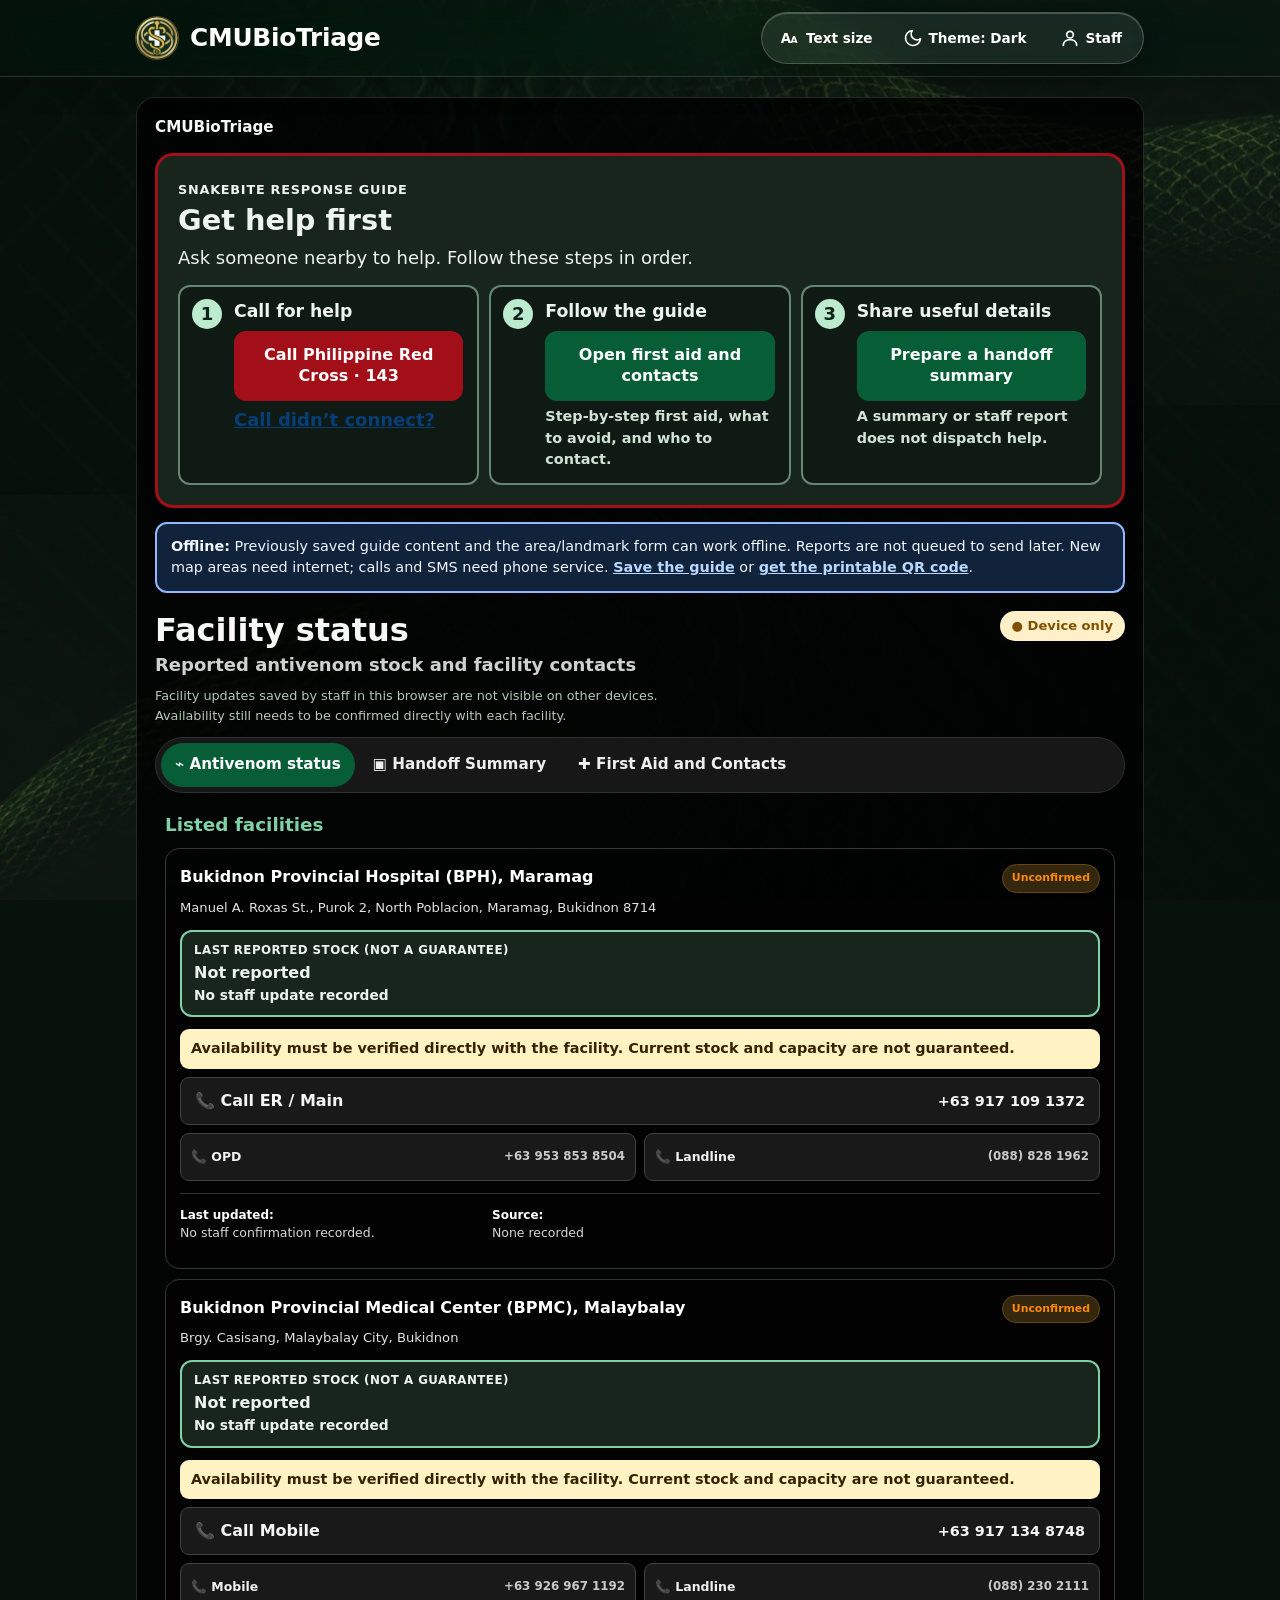
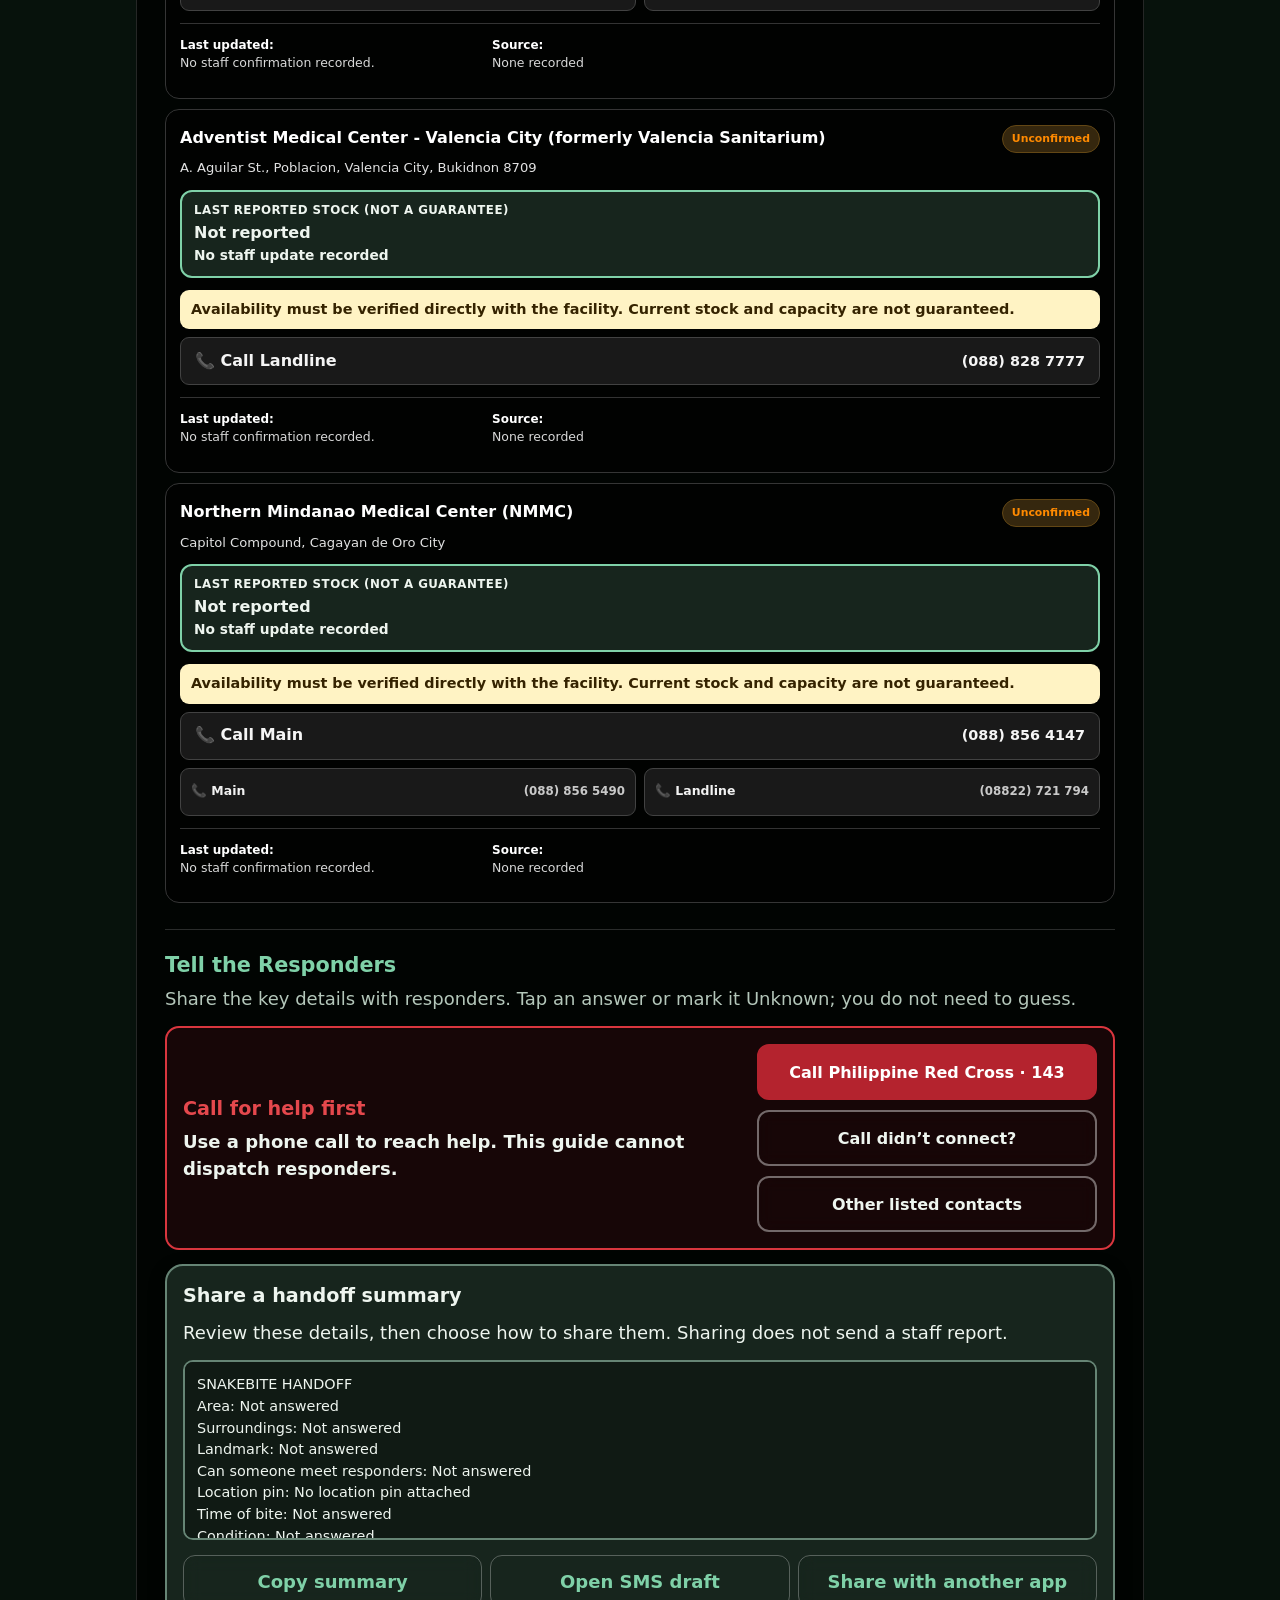
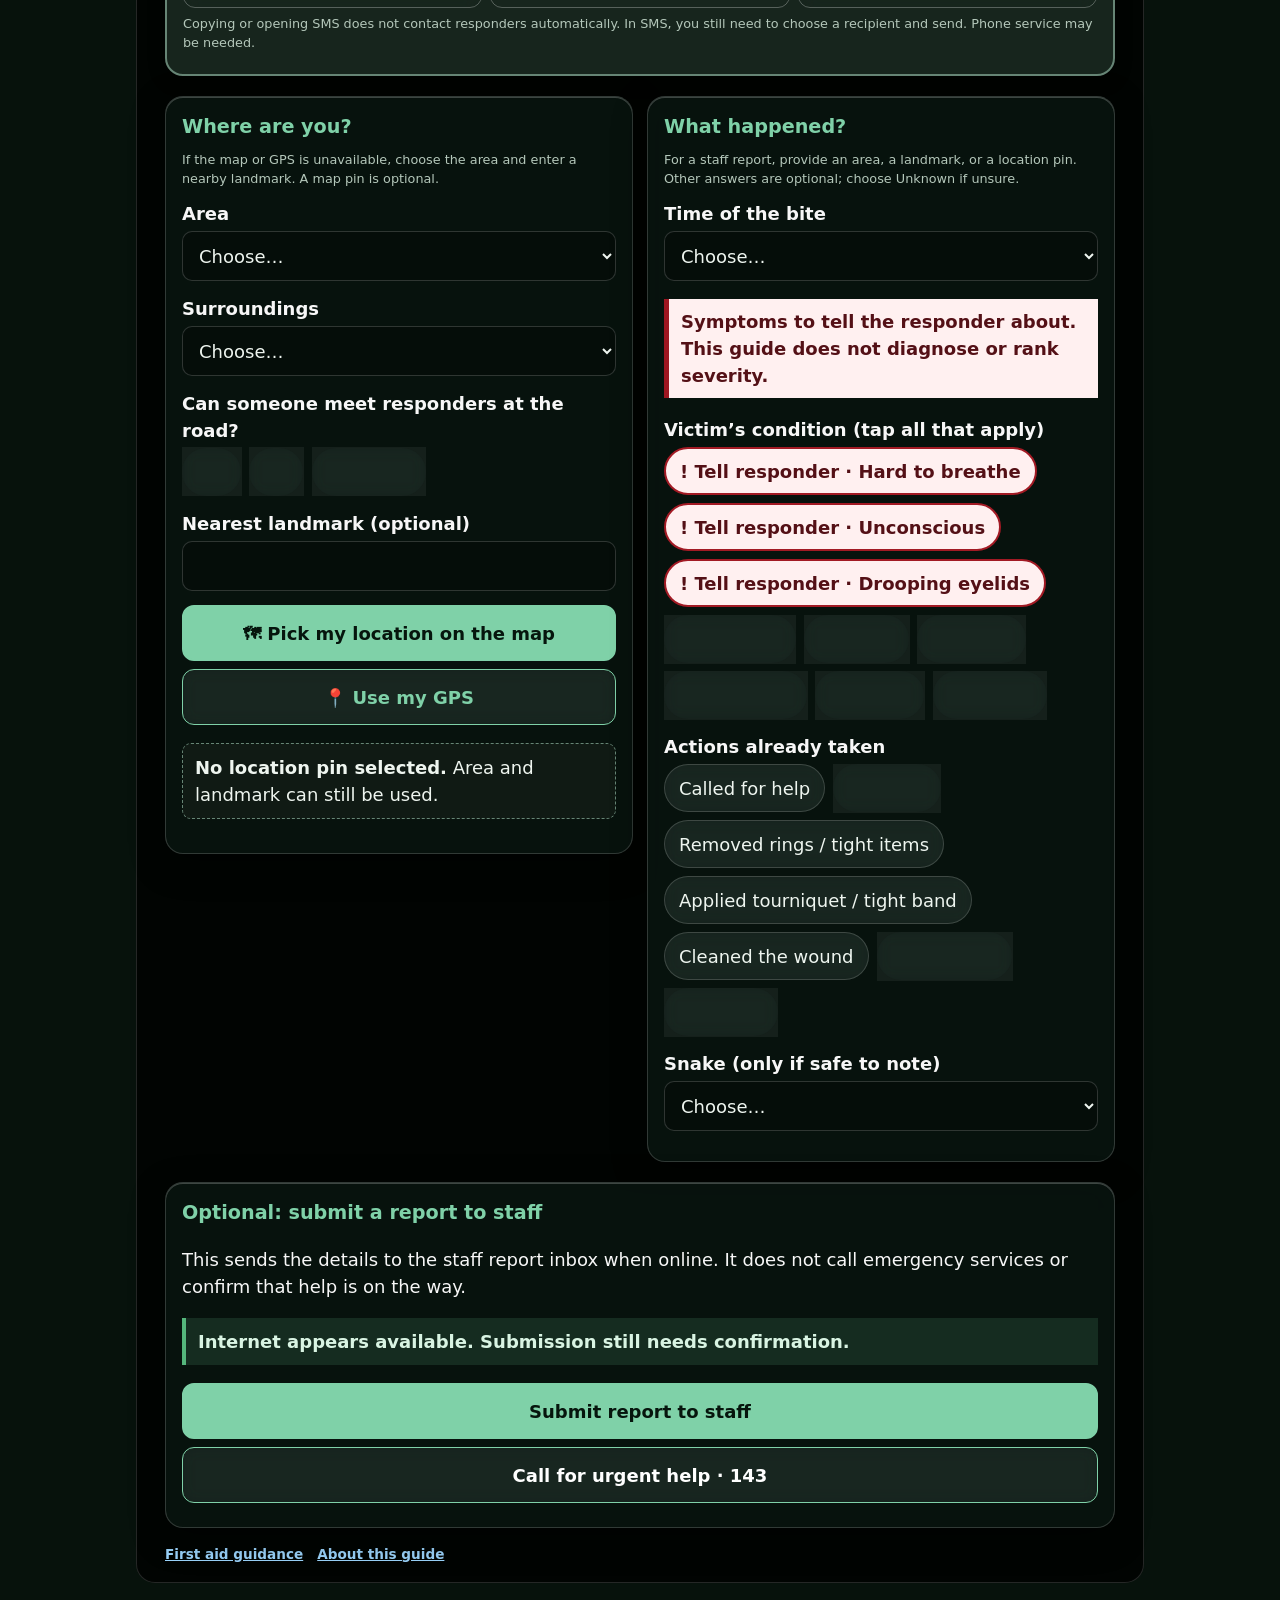
<file: index.html>
<!doctype html>
<html lang="en">
<head>
<meta charset="utf-8">
<meta name="viewport" content="width=device-width, initial-scale=1">
<meta name="theme-color" content="#1b3a2e">
<title>CMUBioTriage</title>
<link rel="manifest" href="manifest.json">
<link rel="icon" type="image/png" href="assets/icons/logo-96.png">
<link rel="apple-touch-icon" href="assets/icons/logo-192.png">
<link rel="stylesheet" href="assets/vendor/leaflet/leaflet.css">
<link rel="stylesheet" href="assets/css/styles.css?v=67">
</head>
<body>
<div class="bg" aria-hidden="true"><i class="b1"></i><i class="b2"></i><i class="b3"></i></div>
<header class="top"><div class="topleft"><a href="#/home" class="brand"><img class="logo" src="assets/icons/logo-96.png" srcset="assets/icons/logo-192.png 2x" width="42" height="42" alt="" aria-hidden="true">CMUBioTriage</a></div><nav class="dock" aria-label="Staff and display options"><button id="tsBtn" title="Text size" class="dockbtn" type="button"><svg viewBox="0 0 24 24" width="22" height="22" aria-hidden="true"><text x="1" y="18" font-size="16" font-weight="800" fill="currentColor" font-family="system-ui,sans-serif">A</text><text x="12.5" y="18" font-size="11" font-weight="800" fill="currentColor" font-family="system-ui,sans-serif">A</text></svg><span>Text size</span></button><button id="themeBtn" title="Switch between dark and light theme" class="dockbtn" type="button"><svg id="themeIcon" viewBox="0 0 24 24" width="22" height="22" fill="none" stroke="currentColor" stroke-width="2" stroke-linecap="round" stroke-linejoin="round" aria-hidden="true"><path d="M21 12.8A9 9 0 1 1 11.2 3a7 7 0 0 0 9.8 9.8z"/></svg><span>Theme: Dark</span></button><a href="#/staff" class="dockbtn staffbtn" title="Staff access"><svg viewBox="0 0 24 24" width="22" height="22" fill="none" stroke="currentColor" stroke-width="2" stroke-linecap="round" stroke-linejoin="round" aria-hidden="true"><circle cx="12" cy="8" r="4"/><path d="M4 21c0-4.4 3.6-7 8-7s8 2.6 8 7"/></svg><span>Staff</span></a></nav></header>
<main id="app" tabindex="-1"></main>

<script src="assets/vendor/leaflet/leaflet.js"></script>
<script src="assets/js/app.js?v=66"></script>
</body>
</html>
</file>
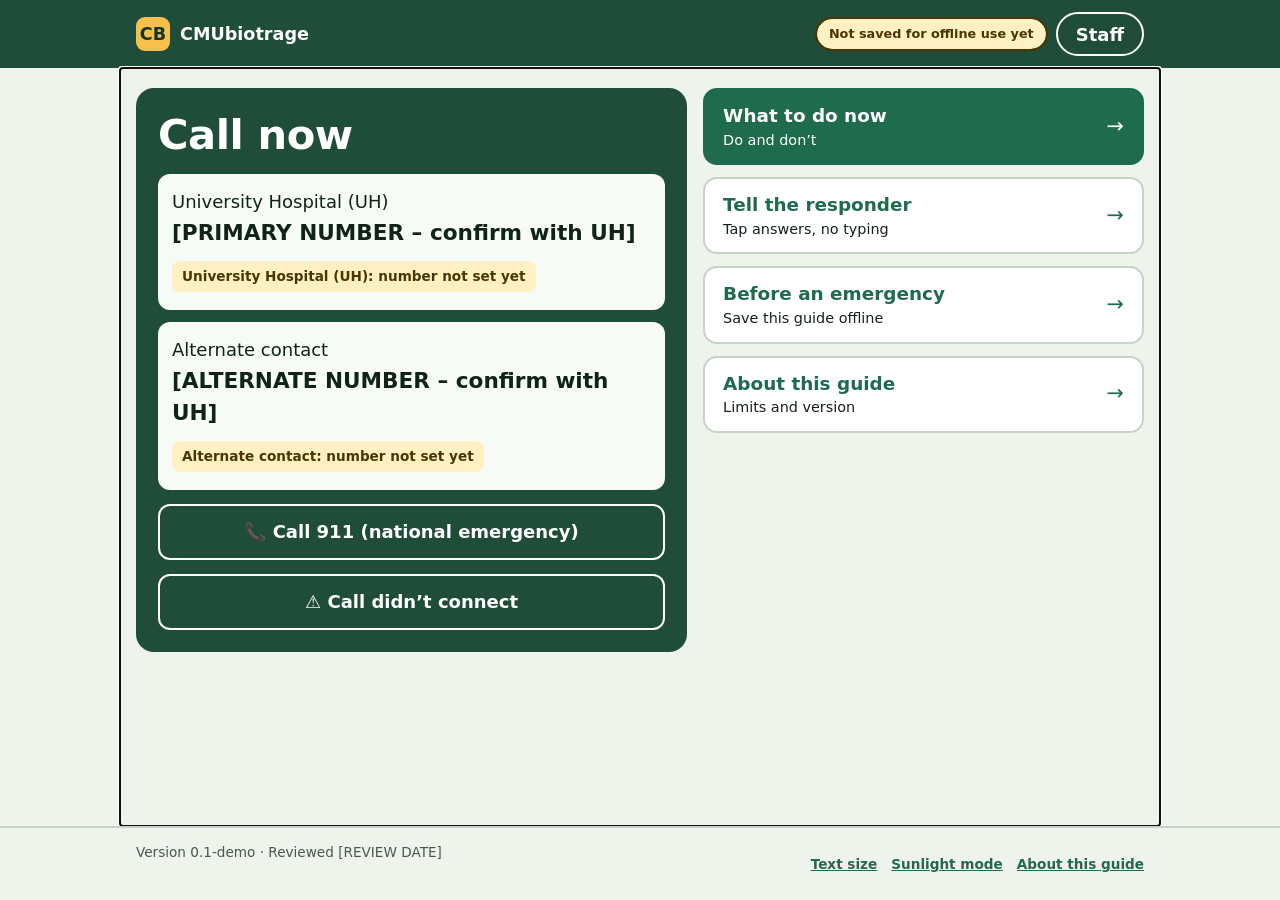
<file: CMUBioTriage/index.html>
<!doctype html>
<html lang="en">
<head>
<meta charset="utf-8">
<meta name="viewport" content="width=device-width, initial-scale=1">
<meta name="theme-color" content="#1b3a2e">
<title>CMUbiotrage</title>
<link rel="manifest" href="manifest.json">
<link rel="icon" href="icons/icon.svg">
<link rel="apple-touch-icon" href="icons/icon.svg">
<link rel="stylesheet" href="lib/leaflet.css">
<link rel="stylesheet" href="styles.css">
</head>
<body>
<header class="top"><a href="#/home" class="brand"><span class="logo" aria-hidden="true">CB</span>CMUbiotrage</a><div class="topright"><span id="net" class="pill"></span><a href="#/staff" class="staffbtn">Staff</a></div></header>
<main id="app" tabindex="-1"></main>
<footer class="foot"><span id="ver"></span><span class="prefs"><button id="tsBtn" class="lnk" type="button">Text size</button><button id="sunBtn" class="lnk" type="button" aria-pressed="false">Sunlight mode</button><a href="#/about">About this guide</a></span></footer>
<script src="lib/leaflet.js"></script>
<script src="app.js"></script>
</body>
</html>
</file>
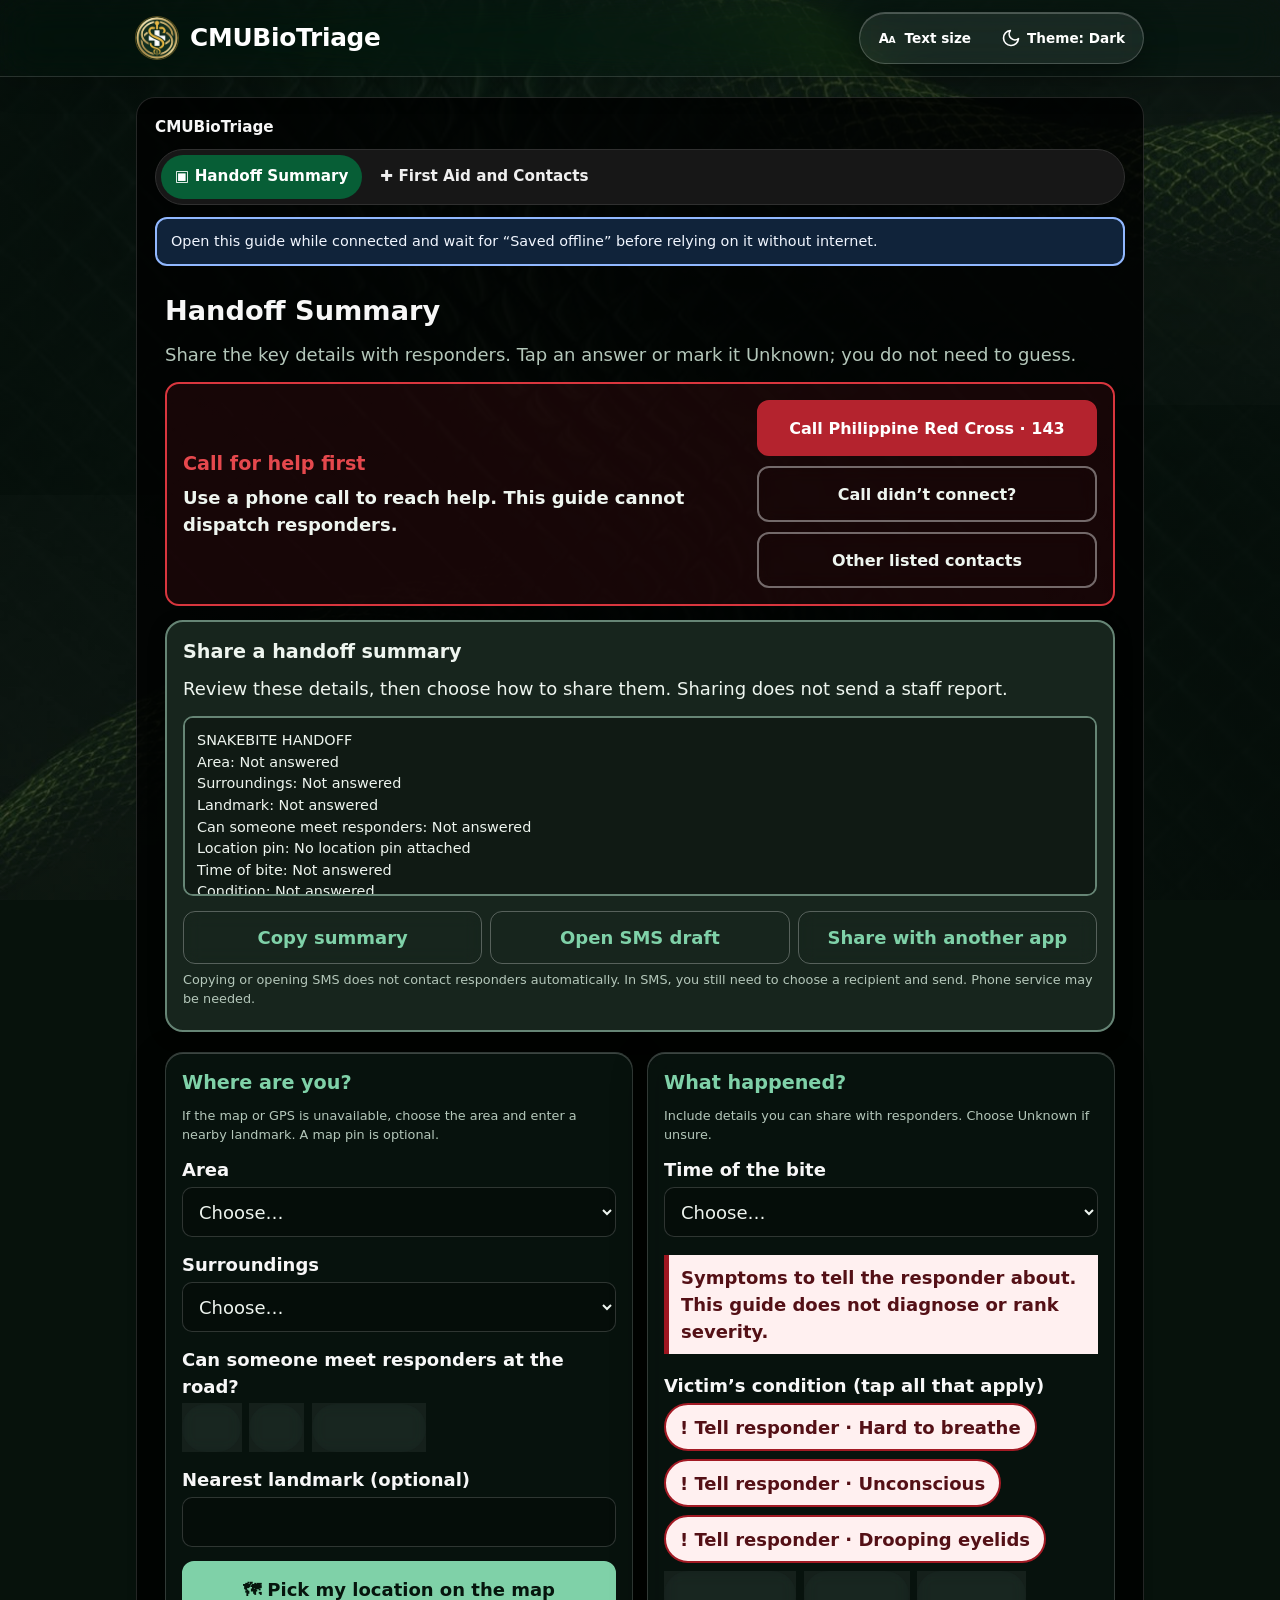
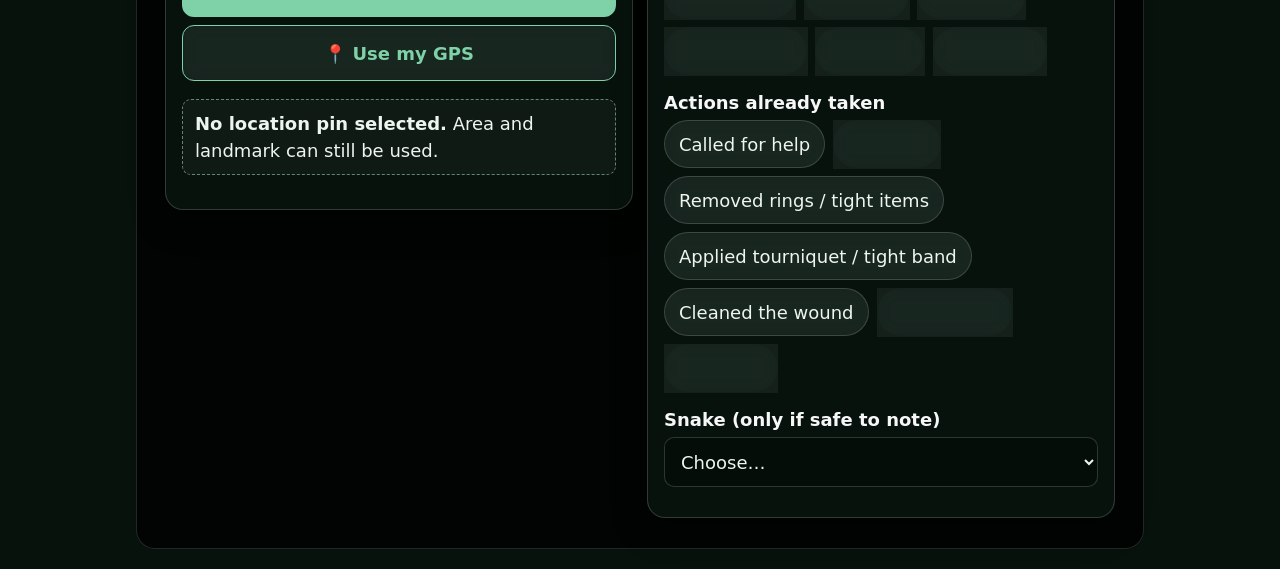
<file: guide/index.html>
<!doctype html>
<html lang="en">
<head>
<meta charset="utf-8">
<meta name="viewport" content="width=device-width, initial-scale=1">
<meta name="theme-color" content="#1b3a2e">
<title>Snakebite Response Guide · CMUBioTriage</title>
<link rel="icon" type="image/png" href="../assets/icons/logo-96.png">
<link rel="apple-touch-icon" href="../assets/icons/logo-192.png">
<link rel="stylesheet" href="../assets/vendor/leaflet/leaflet.css">
<link rel="stylesheet" href="../assets/css/styles.css?v=66">
</head>
<body>
<div class="bg" aria-hidden="true"><i class="b1"></i><i class="b2"></i><i class="b3"></i></div>
<header class="top">
  <div class="topleft"><a href="#/tell" class="brand"><img class="logo" src="../assets/icons/logo-96.png" srcset="../assets/icons/logo-192.png 2x" width="42" height="42" alt="">CMUBioTriage</a></div>
  <nav class="dock" aria-label="Display options">
    <button id="tsBtn" class="dockbtn" type="button"><svg viewBox="0 0 24 24" width="22" height="22" aria-hidden="true"><text x="1" y="18" font-size="16" font-weight="800" fill="currentColor">A</text><text x="12.5" y="18" font-size="11" font-weight="800" fill="currentColor">A</text></svg><span>Text size</span></button>
    <button id="themeBtn" class="dockbtn" type="button"><svg id="themeIcon" viewBox="0 0 24 24" width="22" height="22" fill="none" stroke="currentColor" stroke-width="2" stroke-linecap="round" stroke-linejoin="round" aria-hidden="true"></svg><span>Theme: Dark</span></button>
  </nav>
</header>
<main id="app" tabindex="-1"><noscript><p class="card">Enable JavaScript to open the guide.</p></noscript></main>
<script src="../assets/vendor/leaflet/leaflet.js"></script>
<script src="../assets/js/app.js?v=66"></script>
</body>
</html>
</file>
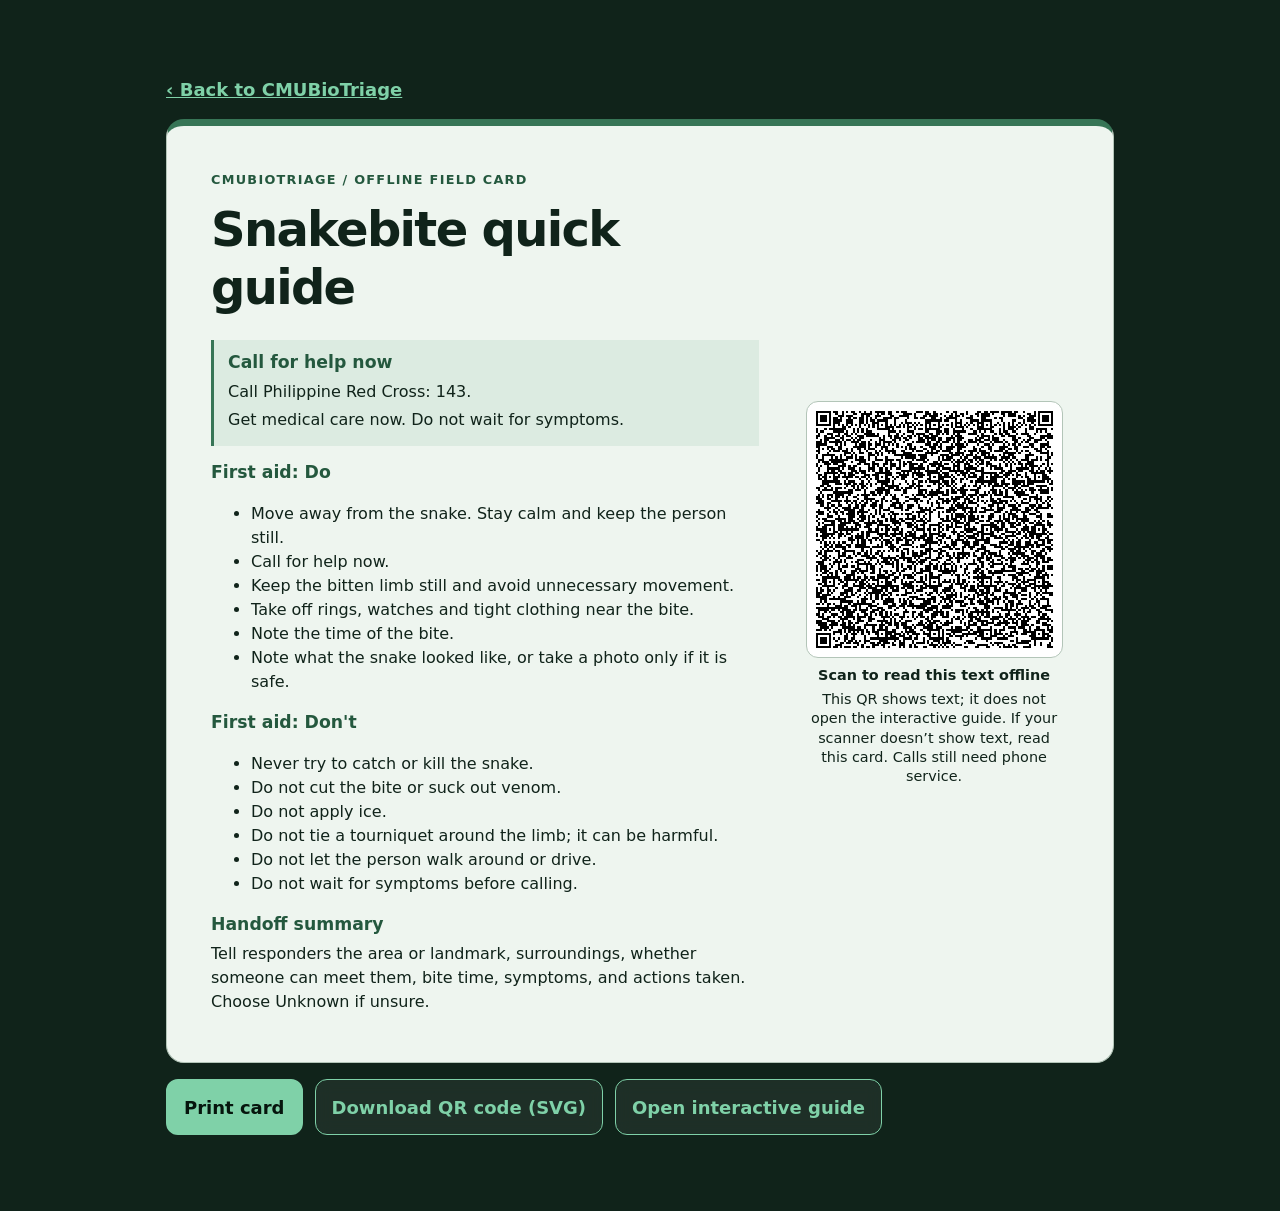
<file: qr/index.html>
<!doctype html>
<html lang="en">
<head>
<meta charset="utf-8">
<meta name="viewport" content="width=device-width, initial-scale=1">
<meta name="theme-color" content="#1b3a2e">
<title>Offline Snakebite QR Card · CMUBioTriage</title>
<link rel="icon" type="image/png" href="../assets/icons/logo-96.png">
<link rel="stylesheet" href="../assets/css/styles.css?v=68">
</head>
<body class="qr-page">
<main class="qr-main">
  <a class="back qr-back" href="../">‹ Back to CMUBioTriage</a>
  <article class="qr-card" aria-labelledby="qr-title">
    <div class="qr-copy">
      <p class="qr-eyebrow">CMUBioTriage / Offline field card</p>
      <h1 id="qr-title" data-qr-line>Snakebite quick guide</h1>
      <section class="qr-contacts" aria-labelledby="qr-contacts-title">
        <h2 id="qr-contacts-title" data-qr-line>Call for help now</h2>
        <p data-qr-line>Call Philippine Red Cross: 143.</p>
        <p data-qr-line>Get medical care now. Do not wait for symptoms.</p>
      </section>
      <section aria-labelledby="qr-aid-title">
        <h2 id="qr-aid-title" data-qr-line>First aid: Do</h2>
        <ul>
          <li data-qr-line>Move away from the snake. Stay calm and keep the person still.</li>
          <li data-qr-line>Call for help now.</li>
          <li data-qr-line>Keep the bitten limb still and avoid unnecessary movement.</li>
          <li data-qr-line>Take off rings, watches and tight clothing near the bite.</li>
          <li data-qr-line>Note the time of the bite.</li>
          <li data-qr-line>Note what the snake looked like, or take a photo only if it is safe.</li>
        </ul>
      </section>
      <section aria-labelledby="qr-donts-title">
        <h2 id="qr-donts-title" data-qr-line>First aid: Don't</h2>
        <ul>
          <li data-qr-line>Never try to catch or kill the snake.</li>
          <li data-qr-line>Do not cut the bite or suck out venom.</li>
          <li data-qr-line>Do not apply ice.</li>
          <li data-qr-line>Do not tie a tourniquet around the limb; it can be harmful.</li>
          <li data-qr-line>Do not let the person walk around or drive.</li>
          <li data-qr-line>Do not wait for symptoms before calling.</li>
        </ul>
      </section>
      <section aria-labelledby="qr-handoff-title">
        <h2 id="qr-handoff-title" data-qr-line>Handoff summary</h2>
        <p data-qr-line>Tell responders the area or landmark, surroundings, whether someone can meet them, bite time, symptoms, and actions taken. Choose Unknown if unsure.</p>
      </section>
    </div>
    <figure class="qr-scan">
      <img class="qr-image" src="../assets/img/offline-text-qr.svg" width="257" height="257" alt="QR code containing the full first-aid and handoff text printed on this card">
      <figcaption><strong>Scan to read this text offline</strong><span>This QR shows text; it does not open the interactive guide. If your scanner doesn’t show text, read this card. Calls still need phone service.</span></figcaption>
    </figure>
  </article>
  <div class="qr-actions">
    <button class="btn primary" type="button" onclick="window.print()">Print card</button>
    <a class="btn" href="../assets/img/offline-text-qr.svg" download="cmubiotriage-offline-text-qr.svg">Download QR code (SVG)</a>
    <a class="btn" href="../guide/">Open interactive guide</a>
  </div>
</main>
</body>
</html>
</file>
<file: assets/vendor/leaflet/leaflet.css>
/* required styles */

.leaflet-pane,
.leaflet-tile,
.leaflet-marker-icon,
.leaflet-marker-shadow,
.leaflet-tile-container,
.leaflet-pane > svg,
.leaflet-pane > canvas,
.leaflet-zoom-box,
.leaflet-image-layer,
.leaflet-layer {
	position: absolute;
	left: 0;
	top: 0;
	}
.leaflet-container {
	overflow: hidden;
	}
.leaflet-tile,
.leaflet-marker-icon,
.leaflet-marker-shadow {
	-webkit-user-select: none;
	   -moz-user-select: none;
	        user-select: none;
	  -webkit-user-drag: none;
	}
/* Prevents IE11 from highlighting tiles in blue */
.leaflet-tile::selection {
	background: transparent;
}
/* Safari renders non-retina tile on retina better with this, but Chrome is worse */
.leaflet-safari .leaflet-tile {
	image-rendering: -webkit-optimize-contrast;
	}
/* hack that prevents hw layers "stretching" when loading new tiles */
.leaflet-safari .leaflet-tile-container {
	width: 1600px;
	height: 1600px;
	-webkit-transform-origin: 0 0;
	}
.leaflet-marker-icon,
.leaflet-marker-shadow {
	display: block;
	}
/* .leaflet-container svg: reset svg max-width decleration shipped in Joomla! (joomla.org) 3.x */
/* .leaflet-container img: map is broken in FF if you have max-width: 100% on tiles */
.leaflet-container .leaflet-overlay-pane svg {
	max-width: none !important;
	max-height: none !important;
	}
.leaflet-container .leaflet-marker-pane img,
.leaflet-container .leaflet-shadow-pane img,
.leaflet-container .leaflet-tile-pane img,
.leaflet-container img.leaflet-image-layer,
.leaflet-container .leaflet-tile {
	max-width: none !important;
	max-height: none !important;
	width: auto;
	padding: 0;
	}

.leaflet-container img.leaflet-tile {
	/* See: https://bugs.chromium.org/p/chromium/issues/detail?id=600120 */
	mix-blend-mode: plus-lighter;
}

.leaflet-container.leaflet-touch-zoom {
	-ms-touch-action: pan-x pan-y;
	touch-action: pan-x pan-y;
	}
.leaflet-container.leaflet-touch-drag {
	-ms-touch-action: pinch-zoom;
	/* Fallback for FF which doesn't support pinch-zoom */
	touch-action: none;
	touch-action: pinch-zoom;
}
.leaflet-container.leaflet-touch-drag.leaflet-touch-zoom {
	-ms-touch-action: none;
	touch-action: none;
}
.leaflet-container {
	-webkit-tap-highlight-color: transparent;
}
.leaflet-container a {
	-webkit-tap-highlight-color: rgba(51, 181, 229, 0.4);
}
.leaflet-tile {
	filter: inherit;
	visibility: hidden;
	}
.leaflet-tile-loaded {
	visibility: inherit;
	}
.leaflet-zoom-box {
	width: 0;
	height: 0;
	-moz-box-sizing: border-box;
	     box-sizing: border-box;
	z-index: 800;
	}
/* workaround for https://bugzilla.mozilla.org/show_bug.cgi?id=888319 */
.leaflet-overlay-pane svg {
	-moz-user-select: none;
	}

.leaflet-pane         { z-index: 400; }

.leaflet-tile-pane    { z-index: 200; }
.leaflet-overlay-pane { z-index: 400; }
.leaflet-shadow-pane  { z-index: 500; }
.leaflet-marker-pane  { z-index: 600; }
.leaflet-tooltip-pane   { z-index: 650; }
.leaflet-popup-pane   { z-index: 700; }

.leaflet-map-pane canvas { z-index: 100; }
.leaflet-map-pane svg    { z-index: 200; }

.leaflet-vml-shape {
	width: 1px;
	height: 1px;
	}
.lvml {
	behavior: url(#default#VML);
	display: inline-block;
	position: absolute;
	}


/* control positioning */

.leaflet-control {
	position: relative;
	z-index: 800;
	pointer-events: visiblePainted; /* IE 9-10 doesn't have auto */
	pointer-events: auto;
	}
.leaflet-top,
.leaflet-bottom {
	position: absolute;
	z-index: 1000;
	pointer-events: none;
	}
.leaflet-top {
	top: 0;
	}
.leaflet-right {
	right: 0;
	}
.leaflet-bottom {
	bottom: 0;
	}
.leaflet-left {
	left: 0;
	}
.leaflet-control {
	float: left;
	clear: both;
	}
.leaflet-right .leaflet-control {
	float: right;
	}
.leaflet-top .leaflet-control {
	margin-top: 10px;
	}
.leaflet-bottom .leaflet-control {
	margin-bottom: 10px;
	}
.leaflet-left .leaflet-control {
	margin-left: 10px;
	}
.leaflet-right .leaflet-control {
	margin-right: 10px;
	}


/* zoom and fade animations */

.leaflet-fade-anim .leaflet-popup {
	opacity: 0;
	-webkit-transition: opacity 0.2s linear;
	   -moz-transition: opacity 0.2s linear;
	        transition: opacity 0.2s linear;
	}
.leaflet-fade-anim .leaflet-map-pane .leaflet-popup {
	opacity: 1;
	}
.leaflet-zoom-animated {
	-webkit-transform-origin: 0 0;
	    -ms-transform-origin: 0 0;
	        transform-origin: 0 0;
	}
svg.leaflet-zoom-animated {
	will-change: transform;
}

.leaflet-zoom-anim .leaflet-zoom-animated {
	-webkit-transition: -webkit-transform 0.25s cubic-bezier(0,0,0.25,1);
	   -moz-transition:    -moz-transform 0.25s cubic-bezier(0,0,0.25,1);
	        transition:         transform 0.25s cubic-bezier(0,0,0.25,1);
	}
.leaflet-zoom-anim .leaflet-tile,
.leaflet-pan-anim .leaflet-tile {
	-webkit-transition: none;
	   -moz-transition: none;
	        transition: none;
	}

.leaflet-zoom-anim .leaflet-zoom-hide {
	visibility: hidden;
	}


/* cursors */

.leaflet-interactive {
	cursor: pointer;
	}
.leaflet-grab {
	cursor: -webkit-grab;
	cursor:    -moz-grab;
	cursor:         grab;
	}
.leaflet-crosshair,
.leaflet-crosshair .leaflet-interactive {
	cursor: crosshair;
	}
.leaflet-popup-pane,
.leaflet-control {
	cursor: auto;
	}
.leaflet-dragging .leaflet-grab,
.leaflet-dragging .leaflet-grab .leaflet-interactive,
.leaflet-dragging .leaflet-marker-draggable {
	cursor: move;
	cursor: -webkit-grabbing;
	cursor:    -moz-grabbing;
	cursor:         grabbing;
	}

/* marker & overlays interactivity */
.leaflet-marker-icon,
.leaflet-marker-shadow,
.leaflet-image-layer,
.leaflet-pane > svg path,
.leaflet-tile-container {
	pointer-events: none;
	}

.leaflet-marker-icon.leaflet-interactive,
.leaflet-image-layer.leaflet-interactive,
.leaflet-pane > svg path.leaflet-interactive,
svg.leaflet-image-layer.leaflet-interactive path {
	pointer-events: visiblePainted; /* IE 9-10 doesn't have auto */
	pointer-events: auto;
	}

/* visual tweaks */

.leaflet-container {
	background: #ddd;
	outline-offset: 1px;
	}
.leaflet-container a {
	color: #0078A8;
	}
.leaflet-zoom-box {
	border: 2px dotted #38f;
	background: rgba(255,255,255,0.5);
	}


/* general typography */
.leaflet-container {
	font-family: "Helvetica Neue", Arial, Helvetica, sans-serif;
	font-size: 12px;
	font-size: 0.75rem;
	line-height: 1.5;
	}


/* general toolbar styles */

.leaflet-bar {
	box-shadow: 0 1px 5px rgba(0,0,0,0.65);
	border-radius: 4px;
	}
.leaflet-bar a {
	background-color: #fff;
	border-bottom: 1px solid #ccc;
	width: 26px;
	height: 26px;
	line-height: 26px;
	display: block;
	text-align: center;
	text-decoration: none;
	color: black;
	}
.leaflet-bar a,
.leaflet-control-layers-toggle {
	background-position: 50% 50%;
	background-repeat: no-repeat;
	display: block;
	}
.leaflet-bar a:hover,
.leaflet-bar a:focus {
	background-color: #f4f4f4;
	}
.leaflet-bar a:first-child {
	border-top-left-radius: 4px;
	border-top-right-radius: 4px;
	}
.leaflet-bar a:last-child {
	border-bottom-left-radius: 4px;
	border-bottom-right-radius: 4px;
	border-bottom: none;
	}
.leaflet-bar a.leaflet-disabled {
	cursor: default;
	background-color: #f4f4f4;
	color: #bbb;
	}

.leaflet-touch .leaflet-bar a {
	width: 30px;
	height: 30px;
	line-height: 30px;
	}
.leaflet-touch .leaflet-bar a:first-child {
	border-top-left-radius: 2px;
	border-top-right-radius: 2px;
	}
.leaflet-touch .leaflet-bar a:last-child {
	border-bottom-left-radius: 2px;
	border-bottom-right-radius: 2px;
	}

/* zoom control */

.leaflet-control-zoom-in,
.leaflet-control-zoom-out {
	font: bold 18px 'Lucida Console', Monaco, monospace;
	text-indent: 1px;
	}

.leaflet-touch .leaflet-control-zoom-in, .leaflet-touch .leaflet-control-zoom-out  {
	font-size: 22px;
	}


/* layers control */

.leaflet-control-layers {
	box-shadow: 0 1px 5px rgba(0,0,0,0.4);
	background: #fff;
	border-radius: 5px;
	}
.leaflet-control-layers-toggle {
	background-image: url(images/layers.png);
	width: 36px;
	height: 36px;
	}
.leaflet-retina .leaflet-control-layers-toggle {
	background-image: url(images/layers-2x.png);
	background-size: 26px 26px;
	}
.leaflet-touch .leaflet-control-layers-toggle {
	width: 44px;
	height: 44px;
	}
.leaflet-control-layers .leaflet-control-layers-list,
.leaflet-control-layers-expanded .leaflet-control-layers-toggle {
	display: none;
	}
.leaflet-control-layers-expanded .leaflet-control-layers-list {
	display: block;
	position: relative;
	}
.leaflet-control-layers-expanded {
	padding: 6px 10px 6px 6px;
	color: #333;
	background: #fff;
	}
.leaflet-control-layers-scrollbar {
	overflow-y: scroll;
	overflow-x: hidden;
	padding-right: 5px;
	}
.leaflet-control-layers-selector {
	margin-top: 2px;
	position: relative;
	top: 1px;
	}
.leaflet-control-layers label {
	display: block;
	font-size: 13px;
	font-size: 1.08333em;
	}
.leaflet-control-layers-separator {
	height: 0;
	border-top: 1px solid #ddd;
	margin: 5px -10px 5px -6px;
	}

/* Default icon URLs */
.leaflet-default-icon-path { /* used only in path-guessing heuristic, see L.Icon.Default */
	background-image: url(images/marker-icon.png);
	}


/* attribution and scale controls */

.leaflet-container .leaflet-control-attribution {
	background: #fff;
	background: rgba(255, 255, 255, 0.8);
	margin: 0;
	}
.leaflet-control-attribution,
.leaflet-control-scale-line {
	padding: 0 5px;
	color: #333;
	line-height: 1.4;
	}
.leaflet-control-attribution a {
	text-decoration: none;
	}
.leaflet-control-attribution a:hover,
.leaflet-control-attribution a:focus {
	text-decoration: underline;
	}
.leaflet-attribution-flag {
	display: inline !important;
	vertical-align: baseline !important;
	width: 1em;
	height: 0.6669em;
	}
.leaflet-left .leaflet-control-scale {
	margin-left: 5px;
	}
.leaflet-bottom .leaflet-control-scale {
	margin-bottom: 5px;
	}
.leaflet-control-scale-line {
	border: 2px solid #777;
	border-top: none;
	line-height: 1.1;
	padding: 2px 5px 1px;
	white-space: nowrap;
	-moz-box-sizing: border-box;
	     box-sizing: border-box;
	background: rgba(255, 255, 255, 0.8);
	text-shadow: 1px 1px #fff;
	}
.leaflet-control-scale-line:not(:first-child) {
	border-top: 2px solid #777;
	border-bottom: none;
	margin-top: -2px;
	}
.leaflet-control-scale-line:not(:first-child):not(:last-child) {
	border-bottom: 2px solid #777;
	}

.leaflet-touch .leaflet-control-attribution,
.leaflet-touch .leaflet-control-layers,
.leaflet-touch .leaflet-bar {
	box-shadow: none;
	}
.leaflet-touch .leaflet-control-layers,
.leaflet-touch .leaflet-bar {
	border: 2px solid rgba(0,0,0,0.2);
	background-clip: padding-box;
	}


/* popup */

.leaflet-popup {
	position: absolute;
	text-align: center;
	margin-bottom: 20px;
	}
.leaflet-popup-content-wrapper {
	padding: 1px;
	text-align: left;
	border-radius: 12px;
	}
.leaflet-popup-content {
	margin: 13px 24px 13px 20px;
	line-height: 1.3;
	font-size: 13px;
	font-size: 1.08333em;
	min-height: 1px;
	}
.leaflet-popup-content p {
	margin: 17px 0;
	margin: 1.3em 0;
	}
.leaflet-popup-tip-container {
	width: 40px;
	height: 20px;
	position: absolute;
	left: 50%;
	margin-top: -1px;
	margin-left: -20px;
	overflow: hidden;
	pointer-events: none;
	}
.leaflet-popup-tip {
	width: 17px;
	height: 17px;
	padding: 1px;

	margin: -10px auto 0;
	pointer-events: auto;

	-webkit-transform: rotate(45deg);
	   -moz-transform: rotate(45deg);
	    -ms-transform: rotate(45deg);
	        transform: rotate(45deg);
	}
.leaflet-popup-content-wrapper,
.leaflet-popup-tip {
	background: white;
	color: #333;
	box-shadow: 0 3px 14px rgba(0,0,0,0.4);
	}
.leaflet-container a.leaflet-popup-close-button {
	position: absolute;
	top: 0;
	right: 0;
	border: none;
	text-align: center;
	width: 24px;
	height: 24px;
	font: 16px/24px Tahoma, Verdana, sans-serif;
	color: #757575;
	text-decoration: none;
	background: transparent;
	}
.leaflet-container a.leaflet-popup-close-button:hover,
.leaflet-container a.leaflet-popup-close-button:focus {
	color: #585858;
	}
.leaflet-popup-scrolled {
	overflow: auto;
	}

.leaflet-oldie .leaflet-popup-content-wrapper {
	-ms-zoom: 1;
	}
.leaflet-oldie .leaflet-popup-tip {
	width: 24px;
	margin: 0 auto;

	-ms-filter: "progid:DXImageTransform.Microsoft.Matrix(M11=0.70710678, M12=0.70710678, M21=-0.70710678, M22=0.70710678)";
	filter: progid:DXImageTransform.Microsoft.Matrix(M11=0.70710678, M12=0.70710678, M21=-0.70710678, M22=0.70710678);
	}

.leaflet-oldie .leaflet-control-zoom,
.leaflet-oldie .leaflet-control-layers,
.leaflet-oldie .leaflet-popup-content-wrapper,
.leaflet-oldie .leaflet-popup-tip {
	border: 1px solid #999;
	}


/* div icon */

.leaflet-div-icon {
	background: #fff;
	border: 1px solid #666;
	}


/* Tooltip */
/* Base styles for the element that has a tooltip */
.leaflet-tooltip {
	position: absolute;
	padding: 6px;
	background-color: #fff;
	border: 1px solid #fff;
	border-radius: 3px;
	color: #222;
	white-space: nowrap;
	-webkit-user-select: none;
	-moz-user-select: none;
	-ms-user-select: none;
	user-select: none;
	pointer-events: none;
	box-shadow: 0 1px 3px rgba(0,0,0,0.4);
	}
.leaflet-tooltip.leaflet-interactive {
	cursor: pointer;
	pointer-events: auto;
	}
.leaflet-tooltip-top:before,
.leaflet-tooltip-bottom:before,
.leaflet-tooltip-left:before,
.leaflet-tooltip-right:before {
	position: absolute;
	pointer-events: none;
	border: 6px solid transparent;
	background: transparent;
	content: "";
	}

/* Directions */

.leaflet-tooltip-bottom {
	margin-top: 6px;
}
.leaflet-tooltip-top {
	margin-top: -6px;
}
.leaflet-tooltip-bottom:before,
.leaflet-tooltip-top:before {
	left: 50%;
	margin-left: -6px;
	}
.leaflet-tooltip-top:before {
	bottom: 0;
	margin-bottom: -12px;
	border-top-color: #fff;
	}
.leaflet-tooltip-bottom:before {
	top: 0;
	margin-top: -12px;
	margin-left: -6px;
	border-bottom-color: #fff;
	}
.leaflet-tooltip-left {
	margin-left: -6px;
}
.leaflet-tooltip-right {
	margin-left: 6px;
}
.leaflet-tooltip-left:before,
.leaflet-tooltip-right:before {
	top: 50%;
	margin-top: -6px;
	}
.leaflet-tooltip-left:before {
	right: 0;
	margin-right: -12px;
	border-left-color: #fff;
	}
.leaflet-tooltip-right:before {
	left: 0;
	margin-left: -12px;
	border-right-color: #fff;
	}

/* Printing */

@media print {
	/* Prevent printers from removing background-images of controls. */
	.leaflet-control {
		-webkit-print-color-adjust: exact;
		print-color-adjust: exact;
		}
	}
</file>
<file: assets/css/styles.css>
/* CMUbiotrage styles: dark theme (default), glass UI, light mode, sunlight mode */
/* CMUbiotrage – deep-green theme (dark by default, light variant follows system) */
:root{--bg:#101a14;--ink:#eef5ef;--muted:#b4c7ba;--card:#17251d;--line:#2c4237;--head:#1b3a2e;--onhead:#fff;--callbg:#14352a;--accent:#7fd1a8;--onaccent:#06150d;--alarm:#e5484d;--onalarm:#fff;--chip:#7fd1a8;--white:#f6fbf7;--whiteink:#10231a;--dial:#1f6b4d;--warn:#3b2f08;--warnink:#ffe08a;--logo:#f7c04a}
*{box-sizing:border-box}
html{font-size:calc(16px*var(--ts,1))}
body{margin:0;background:var(--bg);color:var(--ink);font:1.125rem/1.5 "Segoe UI",system-ui,-apple-system,Roboto,sans-serif;min-height:100vh;display:flex;flex-direction:column}
.top,.foot{padding-inline:max(16px,calc((100% - 1040px)/2 + 16px))}
.top{display:flex;flex-wrap:wrap;justify-content:space-between;align-items:center;gap:10px;padding-block:12px;background:var(--head);color:var(--onhead)}
.brand{display:flex;align-items:center;gap:10px;font-weight:800;color:var(--onhead);text-decoration:none;font-size:1.1rem}
.logo{display:grid;place-items:center;width:34px;height:34px;border-radius:9px;background:var(--logo);color:#14352a;font-weight:900}
.pill{font-size:.8rem;padding:5px 12px;border-radius:99px;background:#dff3e6;color:#14352a;font-weight:700}
.pill.off{background:var(--warn);color:var(--warnink);outline:2px solid var(--warnink)}
main{flex:1;width:100%;max-width:1040px;margin:0 auto;padding:20px 16px}
h1{font-size:1.7rem;margin:.1em 0 .5em;line-height:1.2;font-weight:800}
h2{font-size:1.2rem;margin:1.1em 0 .4em;font-weight:800;color:var(--accent)}
.lead{margin:0 0 12px;color:var(--muted)}

/* Call block */
.call{background:var(--callbg);color:#fff;border-radius:18px;padding:22px}
.call h1{margin:0 0 14px;font-size:2.6rem;font-weight:900;letter-spacing:-.01em}
.nums{display:grid;gap:12px}
.nums>div{background:var(--white);color:var(--whiteink);border-radius:12px;padding:14px}
.num{display:block;font-size:1.35rem;font-weight:800;margin:2px 0 8px;word-break:break-word}
.nums .btn{margin:0;min-height:52px}
.call>.btn.dial{background:transparent;border:2px solid #fff;color:#fff;margin:14px 0 0}

/* Buttons */
.btn{display:flex;align-items:center;justify-content:center;gap:8px;min-height:56px;width:100%;padding:12px 16px;margin:8px 0;border-radius:12px;border:2px solid var(--accent);background:transparent;color:var(--accent);font:inherit;font-weight:800;text-decoration:none;cursor:pointer;text-align:center}
.btn.primary{background:var(--accent);color:var(--onaccent)}
.btn.dial{background:var(--dial);border-color:var(--dial);color:#fff}
.btn.small{min-height:48px;width:auto;display:inline-flex;margin:4px 6px 4px 0}

/* Home tiles */
.home{display:grid;gap:16px;align-items:start}
@media(min-width:760px){.home{grid-template-columns:1.25fr 1fr}}
.tiles{display:grid;gap:12px}
@media(min-width:480px){.tiles{grid-template-columns:1fr 1fr}}
@media(min-width:760px){.tiles{grid-template-columns:1fr}}
.tile{position:relative;display:flex;flex-direction:column;justify-content:center;min-height:76px;padding:12px 44px 12px 18px;border:2px solid var(--line);border-radius:14px;background:var(--card);color:var(--accent);text-decoration:none}
.tile b{font-size:1.15rem}.tile span{font-size:.9rem;color:var(--ink)}
.tile::after{content:"→";position:absolute;right:18px;top:50%;transform:translateY(-50%);font-size:1.3rem}
.tile:first-child{background:var(--accent);border-color:var(--accent);color:var(--onaccent)}
.tile:first-child span{color:var(--onaccent)}

/* Cards, columns */
.card{background:var(--card);border:2px solid var(--line);border-radius:14px;padding:16px;margin:10px 0}
.card h2{margin-top:0}
.cols{display:grid;gap:14px}
@media(min-width:760px){.cols{grid-template-columns:1fr 1fr;align-items:start}}
.do{border-left:8px solid var(--accent)}.dont{border-left:8px solid var(--alarm)}
.dont h2{color:var(--alarm)}
ul.clean{padding-left:1.1em;margin:.3em 0}ul.clean li{margin:.55em 0}
ol.clean{padding-left:1.4em;margin:.3em 0}ol.clean li{margin:.7em 0}

/* Forms */
.f{margin:0 0 14px}.f label,.lbl,label{display:block;font-weight:700;margin:0 0 4px}
input,textarea,select{width:100%;min-height:50px;padding:10px 12px;font:inherit;border:2px solid var(--line);border-radius:10px;background:var(--bg);color:var(--ink)}
.other{margin-top:6px}
.chips{display:flex;flex-wrap:wrap;gap:8px}
.chip{min-height:48px;padding:8px 14px;border-radius:99px;border:2px solid var(--line);background:var(--bg);color:var(--ink);font:inherit;cursor:pointer}
.chip[aria-pressed=true]{background:var(--chip);color:var(--onaccent);border-color:var(--chip);font-weight:800}
.chip[aria-pressed=true]::before{content:"✔ "}

/* Status bits */
.review{background:var(--warn);color:var(--warnink);padding:5px 10px;border-radius:8px;font-size:.85rem;font-weight:700;display:inline-block;margin:4px 0}
.tag{display:inline-block;padding:2px 10px;border-radius:99px;font-weight:800;font-size:.85rem;border:2px solid currentColor}
.t-Confirmed{color:var(--accent)}.t-Unverified,.t-Stale{color:var(--warnink);background:var(--warn)}
.big{font-size:1.5rem;font-weight:800;word-break:break-all}
.msg{padding:10px 14px;border-radius:10px;background:var(--card);border:2px solid var(--accent);margin:8px 0;font-weight:600}
pre{white-space:pre-wrap;background:var(--card);border:2px solid var(--line);border-radius:10px;padding:12px;font:inherit}
.back{display:inline-block;margin-bottom:6px;color:var(--accent);font-weight:800}
nav .btn.small{margin-bottom:10px}
.foot{padding-block:14px;font-size:.85rem;border-top:2px solid var(--line);color:var(--muted);display:flex;justify-content:space-between;gap:12px}
.foot a{color:var(--accent);font-weight:700}
a:focus-visible,button:focus-visible,input:focus-visible,textarea:focus-visible,select:focus-visible{outline:4px solid #f5a300;outline-offset:2px}
@media(prefers-reduced-motion:reduce){*{transition:none!important}}

.topright{display:flex;align-items:center;gap:10px;flex-wrap:wrap}
.staffbtn{display:inline-flex;align-items:center;min-height:44px;padding:0 18px;border-radius:99px;border:2px solid #fff;color:#fff;font-weight:800;text-decoration:none}
.staffbtn:focus-visible{outline:4px solid #f5a300;outline-offset:2px}

#map{height:340px;border-radius:12px;border:2px solid var(--line);margin:8px 0}
.msg.toast{position:fixed;left:50%;bottom:24px;transform:translateX(-50%);z-index:3000;max-width:92vw;font-size:1.1rem;box-shadow:0 6px 24px rgba(0,0,0,.4)}
.prefs{display:flex;flex-wrap:wrap;gap:6px 14px;align-items:center}
.lnk{background:none;border:0;padding:8px 0;min-height:44px;font:inherit;font-weight:700;color:var(--accent);text-decoration:underline;cursor:pointer}
.lnk[aria-pressed=true]{background:var(--accent);color:var(--onaccent);padding:8px 12px;border-radius:8px;text-decoration:none}
html.sun{--bg:#fff;--ink:#000;--muted:#1a1a1a;--card:#fff;--line:#000;--head:#000;--onhead:#fff;--callbg:#000;--accent:#00522a;--onaccent:#fff;--alarm:#a30000;--chip:#00522a;--white:#fff;--whiteink:#000;--dial:#00522a;--warn:#fff3b0;--warnink:#000}
html.sun .card,html.sun .tile,html.sun input,html.sun select,html.sun .chip{border-width:3px}
html.sun .tile:first-child span{color:#fff}

#staffMap{height:420px;border-radius:12px;border:2px solid var(--line);isolation:isolate}
.report-card h2{font-size:1.2rem;overflow-wrap:anywhere}
.report-time{color:var(--muted);font-size:.9rem}
.report-details{display:grid;grid-template-columns:repeat(2,minmax(0,1fr));gap:14px;margin:16px 0}
.report-details dt{font-weight:700;font-size:.85rem;color:var(--muted)}
.report-details dd{margin:3px 0;white-space:pre-wrap;overflow-wrap:anywhere}
button:disabled{opacity:.65;cursor:wait}
@media(max-width:520px){#staffMap{height:320px}.report-details{grid-template-columns:1fr}}

.btn.danger{border-color:var(--alarm);color:var(--alarm)}
.report-actions{margin-top:10px}

/* ===== Glass theme + snake-scale background ===== */
:root{--glass:rgba(14,34,26,.52);--glass-2:rgba(255,255,255,.07);--glass-line:rgba(255,255,255,.17);--glass-hi:rgba(255,255,255,.22);--shadow:0 10px 34px rgba(0,0,0,.45)}
body{background:#07120c}
.bg{position:fixed;inset:0;z-index:-1;overflow:hidden;background:#07120c;pointer-events:none}
.bg i{position:absolute;display:block}
.bg .b1{inset:0;background:url(../img/bg-scales.jpg) center/cover no-repeat}
.bg::after{content:"";position:absolute;inset:0;background:radial-gradient(120% 90% at 50% 30%,rgba(5,14,9,.25),rgba(5,14,9,.78))}
.bg .b2,.bg .b3{width:min(75vw,760px);height:46vh;background:url(../img/bg-snake.jpg) no-repeat;background-size:cover;mix-blend-mode:screen;opacity:.75;z-index:1}
.bg .b2{top:0;right:0;background-position:top;-webkit-mask-image:linear-gradient(to bottom left,#000 30%,transparent 85%);mask-image:linear-gradient(to bottom left,#000 30%,transparent 85%)}
.bg .b3{bottom:0;left:0;background-position:bottom;-webkit-mask-image:linear-gradient(to top right,#000 30%,transparent 85%);mask-image:linear-gradient(to top right,#000 30%,transparent 85%)}
.bg::after{z-index:0}
.top{position:sticky;top:0;z-index:20;background:rgba(12,30,22,.55);border-bottom:1px solid var(--glass-line);-webkit-backdrop-filter:blur(16px) saturate(150%);backdrop-filter:blur(16px) saturate(150%)}
.card,.tile,.call,.dock{background:var(--glass);border:1px solid var(--glass-line);box-shadow:var(--shadow),inset 0 1px 0 var(--glass-hi);-webkit-backdrop-filter:blur(18px) saturate(150%);backdrop-filter:blur(18px) saturate(150%)}
.call{background:linear-gradient(160deg,rgba(30,82,62,.62),rgba(12,32,24,.58));border-radius:22px}
.nums>div{background:var(--glass-2);color:var(--ink);border:1px solid var(--glass-line);box-shadow:inset 0 1px 0 var(--glass-hi);border-radius:16px}
.card,.tile{border-radius:18px}
.tile{transition:transform .15s ease,border-color .15s ease}
.tile:hover{transform:translateY(-2px);border-color:var(--accent)}
.tile:first-child{background:linear-gradient(135deg,rgba(142,224,184,.95),rgba(88,178,138,.9));border-color:rgba(255,255,255,.4)}
input,textarea,select{background:rgba(0,0,0,.28);border:1px solid var(--glass-line)}
.chip{background:rgba(255,255,255,.06);border:1px solid var(--glass-line);-webkit-backdrop-filter:blur(8px);backdrop-filter:blur(8px)}
.chip[aria-pressed=true]{background:var(--chip);border-color:var(--chip)}
.btn:not(.primary):not(.dial){background:rgba(255,255,255,.06);border:1px solid var(--accent);-webkit-backdrop-filter:blur(8px);backdrop-filter:blur(8px)}
.call>.btn.dial{background:rgba(255,255,255,.08);border:1px solid var(--glass-hi)}
/* footer dock */
.foot{display:flex;justify-content:center;padding:18px 16px 26px;border:0;background:none}
.dock{display:inline-flex;flex-wrap:wrap;justify-content:center;gap:4px;padding:6px;border-radius:30px}
.dockbtn{display:inline-flex;align-items:center;gap:8px;min-height:48px;padding:0 18px;border:0;border-radius:99px;background:transparent;color:var(--ink);font:inherit;font-size:.95rem;font-weight:700;text-decoration:none;cursor:pointer;transition:background .15s}
.dockbtn:hover{background:rgba(255,255,255,.1)}
.dockbtn[aria-pressed=true]{background:var(--accent);color:var(--onaccent)}
.dockbtn svg{flex:none}
/* fallbacks */
@supports not ((backdrop-filter:blur(1px)) or (-webkit-backdrop-filter:blur(1px))){.card,.tile,.call,.dock,.top{background:rgba(14,34,26,.92)}}
@media(prefers-reduced-transparency:reduce){.card,.tile,.call,.dock,.top,.chip{background:#12281e;-webkit-backdrop-filter:none;backdrop-filter:none}}
@media(prefers-reduced-motion:reduce){.tile{transition:none}}
/* Sunlight mode: plain, high-contrast, no photo or glass */
html.sun .bg{display:none}
html.sun body{background:#fff}
html.sun .top{background:#000;-webkit-backdrop-filter:none;backdrop-filter:none}
html.sun .card,html.sun .tile,html.sun .dock,html.sun .call,html.sun .nums>div,html.sun .chip,html.sun input,html.sun select{-webkit-backdrop-filter:none;backdrop-filter:none;box-shadow:none;border:3px solid #000}
html.sun .card,html.sun .tile,html.sun .dock,html.sun .nums>div,html.sun .chip,html.sun input,html.sun select{background:#fff;color:#000}
html.sun .call{background:#000;color:#fff}html.sun .call .nums>div{background:#fff;color:#000}
html.sun .tile:first-child{background:#00522a;color:#fff}
html.sun .btn:not(.primary):not(.dial){background:#fff;border:3px solid #00522a}
html.sun .dockbtn{color:#000}html.sun .dockbtn[aria-pressed=true]{background:#00522a;color:#fff}

/* ===== Subtle Scales + Corner Snakes ===== */
.bg{position:fixed;inset:0;z-index:-1;overflow:hidden;background:#07130d;pointer-events:none}
.bg i{position:absolute;display:block}
.bg .b1{inset:0;background:url(../img/bg-scales.jpg) center/cover no-repeat;opacity:.28}
.bg::after{content:"";position:absolute;inset:0;z-index:0;background:radial-gradient(110% 85% at 50% 35%,rgba(7,19,13,.35),rgba(5,13,9,.88))}
.bg .b2,.bg .b3{width:min(70vw,720px);height:45vh;background:url(../img/bg-snake.jpg) no-repeat;background-size:cover;mix-blend-mode:screen;opacity:.32;z-index:1}
.bg .b2{top:0;right:0;background-position:top right;-webkit-mask-image:linear-gradient(to bottom left,#000 20%,transparent 80%);mask-image:linear-gradient(to bottom left,#000 20%,transparent 80%)}
.bg .b3{bottom:0;left:0;background-position:bottom left;-webkit-mask-image:linear-gradient(to top right,#000 20%,transparent 80%);mask-image:linear-gradient(to top right,#000 20%,transparent 80%)}
.call{background:var(--glass)}
.tile:first-child{background:var(--accent);border-color:rgba(255,255,255,.35)}

/* ===== Light mode (same snake + scales background, lighter wash) ===== */
html.light:not(.sun){--bg:#eef5ef;--ink:#10231a;--muted:#2f4a3b;--card:rgba(255,255,255,.72);--line:#b7cdbf;--head:#e6f1e9;--onhead:#10231a;--callbg:#14352a;--accent:#1f6b4d;--onaccent:#fff;--alarm:#b42318;--chip:#1f6b4d;--dial:#1f6b4d;--warn:#fff1c2;--warnink:#4d3800;--logo:#f7c04a;--glass:rgba(255,255,255,.64);--glass-2:rgba(255,255,255,.55);--glass-line:rgba(16,35,26,.2);--glass-hi:rgba(255,255,255,.9);--shadow:0 8px 26px rgba(16,35,26,.16)}
html.light:not(.sun) .call{background:linear-gradient(160deg,rgba(24,74,55,.94),rgba(14,44,32,.92));color:#fff}
html.light:not(.sun) .nums>div{background:rgba(255,255,255,.92);color:#10231a;border-color:rgba(255,255,255,.6)}
html.light:not(.sun) .tile:first-child{background:var(--accent);color:#fff}
html.light:not(.sun) .tile:first-child span{color:#fff}
html.light:not(.sun) input,html.light:not(.sun) textarea,html.light:not(.sun) select{background:rgba(255,255,255,.8);color:#10231a;border-color:#9fb8a8}
html.light:not(.sun) .chip{background:rgba(255,255,255,.65);color:#10231a;border-color:#9fb8a8}
html.light:not(.sun) .chip[aria-pressed=true]{background:var(--chip);color:#fff;border-color:var(--chip)}
html.light:not(.sun) .btn:not(.primary):not(.dial){background:rgba(255,255,255,.55);border-color:var(--accent);color:var(--accent)}
html.light:not(.sun) .btn.primary{background:var(--accent);color:#fff}
html.light:not(.sun) .dockbtn:hover{background:rgba(16,35,26,.08)}
html.light:not(.sun) .dockbtn[aria-pressed=true]{background:var(--accent);color:#fff}
html.light:not(.sun) .tag.t-Confirmed{color:#14532d}
html.light:not(.sun) .foot{color:var(--muted)}
@media(prefers-reduced-transparency:reduce){html.light:not(.sun) .card,html.light:not(.sun) .tile,html.light:not(.sun) .dock,html.light:not(.sun) .top,html.light:not(.sun) .chip{background:#f3f8f4}}


/* ===== Header layout: brand + Staff on the left, display options on the right ===== */
.top{justify-content:space-between;gap:10px 16px}
.topleft{display:flex;align-items:center;gap:14px;flex-wrap:wrap}
.brand{font-size:1.55rem;gap:12px;letter-spacing:-.01em}
.logo{width:48px;height:48px;border-radius:13px;font-size:1.25rem}
.staffbtn{min-height:42px;padding:0 18px}
.top .dock{padding:4px;gap:2px;border-radius:26px}
.top .dockbtn{min-height:42px;padding:0 14px;font-size:.85rem;gap:6px}
.top .dockbtn svg{width:20px;height:20px}
@media(max-width:820px){
  .top .dockbtn{padding:0 11px}
  .top .dockbtn span{position:absolute;width:1px;height:1px;overflow:hidden;clip:rect(0 0 0 0);white-space:nowrap}
}
@media(max-width:560px){
  .brand{font-size:1.3rem}.logo{width:42px;height:42px}
  .top .dock{margin-left:auto}
}

main:focus{outline:none}


/* ===== Header v3: glass bar, single right-hand box (Staff highlighted), same background in both themes ===== */
.top{background:rgba(10,26,19,.22);-webkit-backdrop-filter:blur(22px) saturate(160%);backdrop-filter:blur(22px) saturate(160%);border-bottom:1px solid rgba(255,255,255,.14);box-shadow:0 8px 30px rgba(0,0,0,.18);color:#fff}
.top .brand{color:#fff}
.top .dock{background:rgba(255,255,255,.08);border:1px solid rgba(255,255,255,.2)}
.top .dockbtn{color:#fff}
.top .dockbtn:hover{background:rgba(255,255,255,.14)}
.top .dockbtn.staffbtn{background:var(--accent);color:var(--onaccent);border:0;min-height:42px;padding:0 16px;border-radius:99px}
.top .dockbtn.staffbtn:hover{filter:brightness(1.08)}
@media(max-width:820px){
  .top .dockbtn span{position:static;width:auto;height:auto;clip:auto;overflow:visible}
  .top .dockbtn{padding:0 12px}
  #tsBtn span{position:absolute;width:1px;height:1px;overflow:hidden;clip:rect(0 0 0 0);white-space:nowrap}
}
@media(max-width:380px){.top .dockbtn svg{display:none}}

/* About link: end of page content, not a footer */
.aboutlink{margin:28px 0 8px;text-align:center}
.aboutlink a{color:var(--accent);font-weight:700;text-decoration:underline;text-underline-offset:3px;padding:10px 12px;display:inline-block}

/* ===== Light theme v2: bright, high-contrast for outdoor use; same scales + snake texture, inverted to dark-on-light ===== */
html.light:not(.sun){--bg:#f1f7f2;--ink:#08150e;--muted:#1d3a2b;--card:rgba(255,255,255,.93);--line:#2d5a43;--head:#f1f7f2;--onhead:#08150e;--callbg:#0d3b29;--accent:#0f5a3b;--onaccent:#fff;--alarm:#a80f16;--onalarm:#fff;--chip:#0f5a3b;--dial:#0f5a3b;--warn:#fff0b3;--warnink:#3d2b00;--glass:rgba(255,255,255,.93);--glass-2:rgba(255,255,255,.96);--glass-line:rgba(13,59,41,.55);--glass-hi:rgba(255,255,255,1);--shadow:0 4px 14px rgba(8,21,14,.18);color-scheme:light}
html.light:not(.sun) body{background:#eaf3ec;color:#08150e}
html.light:not(.sun) .bg{background:#eaf3ec}
html.light:not(.sun) .bg .b1{opacity:.5;filter:invert(1) hue-rotate(180deg) saturate(.8);mix-blend-mode:multiply}
html.light:not(.sun) .bg .b2,html.light:not(.sun) .bg .b3{filter:invert(1) hue-rotate(180deg);mix-blend-mode:multiply;opacity:.5}
html.light:not(.sun) .bg::after{z-index:2;background:radial-gradient(110% 85% at 50% 35%,rgba(246,251,247,.55),rgba(232,243,235,.35))}
/* header: bright glass, dark text */
html.light:not(.sun) .top{background:rgba(244,250,246,.62);border-bottom:1px solid rgba(13,59,41,.35);box-shadow:0 4px 18px rgba(8,21,14,.12);color:#08150e}
html.light:not(.sun) .top .brand{color:#08150e}
html.light:not(.sun) .top .dock{background:rgba(255,255,255,.7);border:2px solid rgba(13,59,41,.55)}
html.light:not(.sun) .top .dockbtn{color:#08150e}
html.light:not(.sun) .top .dockbtn:hover{background:rgba(13,59,41,.12)}
html.light:not(.sun) .top .dockbtn.staffbtn{background:#0f5a3b;color:#fff}
/* page text on the light background */
html.light:not(.sun) main,html.light:not(.sun) h1{color:#08150e}
html.light:not(.sun) h2,html.light:not(.sun) .back,html.light:not(.sun) .aboutlink a{color:#0f5a3b}
html.light:not(.sun) .lead,html.light:not(.sun) .report-time,html.light:not(.sun) .report-details dt{color:#1d3a2b}
html.light:not(.sun) .dont h2{color:#a80f16}
/* boxes: near-opaque white, strong dark borders */
html.light:not(.sun) .card,html.light:not(.sun) .tile,html.light:not(.sun) .msg,html.light:not(.sun) pre{background:rgba(255,255,255,.94);color:#08150e;border:2px solid #2d5a43}
html.light:not(.sun) .tile{color:#0f5a3b}
html.light:not(.sun) .tile span{color:#08150e}
html.light:not(.sun) .tile:first-child{background:#0f5a3b;color:#fff;border-color:#0f5a3b}
html.light:not(.sun) .tile:first-child span{color:#fff}
html.light:not(.sun) .call{background:#0d3b29;color:#fff;border:2px solid #08150e}
html.light:not(.sun) .call h1{color:#fff}
html.light:not(.sun) .nums>div{background:#fff;color:#08150e;border:2px solid #fff}
html.light:not(.sun) .call>.btn.dial{background:transparent;border:2px solid #fff;color:#fff}
html.light:not(.sun) .btn.dial{background:#0f5a3b;border-color:#0f5a3b;color:#fff}
html.light:not(.sun) .nums .btn.dial{background:#0f5a3b;border-color:#0f5a3b}
html.light:not(.sun) .btn:not(.primary):not(.dial){background:#fff;border:2px solid #0f5a3b;color:#0f5a3b}
html.light:not(.sun) .btn.primary{background:#0f5a3b;border-color:#0f5a3b;color:#fff}
html.light:not(.sun) .btn.danger{color:#a80f16;border-color:#a80f16}
html.light:not(.sun) input,html.light:not(.sun) textarea,html.light:not(.sun) select{background:#fff;color:#08150e;border:2px solid #2d5a43}
html.light:not(.sun) .chip{background:#fff;color:#08150e;border:2px solid #2d5a43}
html.light:not(.sun) .chip[aria-pressed=true]{background:#0f5a3b;color:#fff;border-color:#0f5a3b}
html.light:not(.sun) .tag.t-Confirmed{color:#0b4a2e}
html.light:not(.sun) .msg.toast{background:#fff;color:#08150e}
html.light:not(.sun) a:focus-visible,html.light:not(.sun) button:focus-visible{outline-color:#b45f00}
@media(prefers-reduced-transparency:reduce){html.light:not(.sun) .top{background:#f4faf6}}


/* ===== Light theme v3 (matches approved mockup): off-white page, python-skin texture lower-right only, forest-green header ===== */
html.light:not(.sun){--bg:#f2f5ef;--logo:#e9b83c;--accent:#1b3a2e}
html.light:not(.sun) body,html.light:not(.sun) .bg{background:#f2f5ef}
html.light:not(.sun) .bg .b1,html.light:not(.sun) .bg .b2{display:none}
html.light:not(.sun) .bg::after{display:none}
html.light:not(.sun) .bg .b3{display:block;left:auto;right:0;bottom:0;top:auto;width:min(62vw,860px);height:78vh;background:url(../img/bg-python.jpg) right bottom/cover no-repeat;filter:none;mix-blend-mode:multiply;opacity:.2;z-index:0;-webkit-mask-image:linear-gradient(to top left,#000 0%,rgba(0,0,0,.6) 35%,transparent 78%);mask-image:linear-gradient(to top left,#000 0%,rgba(0,0,0,.6) 35%,transparent 78%)}
/* header */
html.light:not(.sun) .top{background:rgba(27,58,46,.96);border-bottom:1px solid rgba(0,0,0,.25);box-shadow:0 4px 16px rgba(8,21,14,.25);color:#fff}
html.light:not(.sun) .top .brand{color:#fff}
html.light:not(.sun) .logo{background:#e9b83c;color:#1b3a2e;border-radius:10px}
html.light:not(.sun) .top .dock{background:rgba(255,255,255,.08);border:1px solid rgba(255,255,255,.3)}
html.light:not(.sun) .top .dockbtn{color:#fff}
html.light:not(.sun) .top .dockbtn:hover{background:rgba(255,255,255,.16)}
html.light:not(.sun) .top .dockbtn.staffbtn{background:#9be8c1;color:#0d2a1d;border:0}
/* page text */
html.light:not(.sun) h2,html.light:not(.sun) .back,html.light:not(.sun) .aboutlink a{color:#1b3a2e}
/* Call now: frosted mint glass, white contact boxes */
html.light:not(.sun) .call{background:rgba(206,235,217,.72);-webkit-backdrop-filter:blur(14px);backdrop-filter:blur(14px);color:#0d2a1d;border:1.5px solid rgba(27,58,46,.3);box-shadow:0 6px 22px rgba(27,58,46,.12);border-radius:22px}
html.light:not(.sun) .call h1{color:#1b3a2e}
html.light:not(.sun) .nums>div{background:#fff;color:#0d2a1d;border:1.5px solid rgba(27,58,46,.25);border-radius:16px}
html.light:not(.sun) .tag.t-Unverified{background:#ffd978;color:#4a3000;border:2px solid #c98a00;margin:4px 0 6px}
html.light:not(.sun) .nums .btn.dial{background:#1b3a2e;border-color:#1b3a2e;color:#fff}
html.light:not(.sun) .call>a.btn.dial[href="tel:911"]{background:#1b3a2e;border:2px solid #1b3a2e;color:#fff}
html.light:not(.sun) .call>a.btn.dial[href="#/nosignal"]{background:transparent;border:2px solid #1b3a2e;color:#1b3a2e}
/* tiles: bright mint primary, translucent sage glass for the rest */
html.light:not(.sun) .tile{background:rgba(205,224,208,.6);-webkit-backdrop-filter:blur(10px);backdrop-filter:blur(10px);border:1.5px solid rgba(27,58,46,.28);color:#1b3a2e}
html.light:not(.sun) .tile span{color:#244a3a}
html.light:not(.sun) .tile:first-child{background:#9be8c1;border-color:#4fb98a;color:#0d2a1d}
html.light:not(.sun) .tile:first-child span{color:#0d2a1d}

/* Antivenom status board */
.status-page{color:var(--ink)}
.status-heading{display:flex;align-items:flex-start;justify-content:space-between;gap:14px}
.status-heading h1{font-size:2.15rem;margin:0;color:var(--ink)}
.status-heading .lead{font-weight:650;margin:2px 0 14px}
.status-connection{white-space:nowrap;border-radius:99px;padding:5px 12px;background:rgba(127,209,168,.16);color:var(--accent);font-size:.82rem;font-weight:800}
.status-connection.is-device-only{background:#fff0ca;color:#805000}
.status-connection.is-shared{background:#ddf5e8;color:#086842}
.connection-warning{padding:13px 16px;margin:12px 0 10px;border:2px solid;border-radius:12px;font-size:.9rem;line-height:1.45}
.connection-device-only{background:#fff4d9;border-color:#d99b26;color:#634300}
.connection-shared{background:#e7f7ed;border-color:#35a56c;color:#075d39}
.status-nav{display:flex;align-items:center;flex-wrap:wrap;gap:4px;padding:5px;margin-bottom:12px;border:1px solid var(--glass-line);border-radius:28px;background:var(--glass);box-shadow:var(--shadow)}
.status-nav a{min-height:44px;padding:9px 14px;display:inline-flex;align-items:center;border-radius:99px;color:var(--ink);font-size:.95rem;font-weight:750;text-decoration:none;transition:background .15s,color .15s}
.status-nav a:hover{background:var(--glass-2)}
.status-nav a[aria-current="page"]{background:var(--accent);color:var(--onaccent)}
.status-loaded,.facility-count{font-size:.82rem;color:var(--muted);font-weight:650;margin:10px 0}
.status-stats{display:grid;grid-template-columns:repeat(4,minmax(0,1fr));gap:12px;margin:10px 0 14px}
.status-stat{display:flex;align-items:center;gap:13px;min-height:78px;padding:12px 14px;border:1px solid var(--line);border-left:4px solid #42a5df;border-radius:15px;background:var(--card)}
.status-stat small{display:block;color:var(--muted);font-size:.78rem;font-weight:650}
.status-stat strong{display:block;font-size:1.35rem;line-height:1.2}
.stat-icon{display:grid;place-items:center;flex:none;width:42px;height:42px;border-radius:12px;background:rgba(127,209,168,.13);font-size:1.2rem;font-weight:850}
.stat-green{border-left-color:#13ad79}.stat-lime{border-left-color:#69c94d}.stat-red{border-left-color:#f05268}
.status-warning{padding:14px 16px;margin:14px 0 18px;border:1px solid #a8d9fb;border-radius:12px;background:#eaf5ff;color:#205581;font-size:.9rem}
.status-filter{display:grid;grid-template-columns:minmax(0,1fr);align-items:center;gap:10px 12px;padding:14px;border:1px solid var(--line);border-radius:15px;background:var(--card)}
.status-filter input{grid-column:1/-1;min-height:46px;background:var(--bg)}
.status-choices{grid-column:1/-1;display:flex;flex-wrap:wrap;gap:7px}
.status-choice{min-height:44px;padding:8px 13px;border:1px solid var(--line);border-radius:10px;background:var(--bg);color:var(--ink);font:inherit;font-size:.84rem;font-weight:750;cursor:pointer}
.status-choice span{display:inline-grid;place-items:center;min-width:24px;height:24px;margin-left:4px;padding:0 5px;border-radius:99px;background:var(--glass-2);font-size:.75rem}
.status-choice[aria-pressed="true"]{background:var(--accent);border-color:var(--accent);color:var(--onaccent)}
.status-filter .facility-count{margin:0}
.status-filter-button{grid-column:2;justify-self:end;width:auto;min-width:150px;min-height:44px;padding:8px 20px;border:0;border-radius:10px;background:#087f71;color:#fff;font:inherit;font-size:.9rem;font-weight:800;cursor:pointer}
.status-filter-button:hover{filter:brightness(1.08)}
.facility-grid{display:grid;grid-template-columns:repeat(2,minmax(0,1fr));gap:14px}
.facility-card{min-width:0;padding:16px;border:1px solid var(--line);border-left:4px solid #d5e3df;border-radius:16px;background:var(--card);box-shadow:0 4px 14px rgba(0,0,0,.06)}
.facility-card[hidden]{display:none}
.facility-title{display:flex;align-items:flex-start;justify-content:space-between;gap:10px}
.facility-title h2{margin:2px 0 5px;color:var(--ink);font-size:1rem;line-height:1.35}
.facility-badge{flex:none;padding:5px 9px;border:1px solid #efd7a6;border-radius:99px;background:#fff5df;color:#a94b00;font-size:.68rem;font-weight:850;text-align:center}
.facility-location{margin:0 0 14px;color:var(--muted);font-size:.82rem}
.detail-pending{display:inline-block;margin:3px 0;padding:3px 7px;border:1px solid #d99b26;border-radius:7px;background:#fff4d9;color:#634300;font-size:.7rem;font-weight:800}
.facility-title .detail-pending{display:block;width:max-content;max-width:100%}
.facility-note{margin:8px 0 14px;padding:8px 10px;border-radius:9px;background:#fff3d3;color:#8a5100;font-size:.76rem;font-weight:750}
.facility-meta{font-size:.76rem;color:var(--muted)}
.facility-meta strong{color:var(--ink)}
.facility-meta time{font-weight:700}
.facility-stale{border-left-color:#e49b20!important}
.facility-badge.badge-stale{background:#fff0ca;border-color:#d99b26;color:#805000}
.facility-actions{display:flex;align-items:center;flex-wrap:wrap;gap:8px;margin-top:12px}
.facility-number{display:inline-block;padding:9px 12px;border:1px dashed #d99b26;border-radius:9px;background:#fff4d9;color:#634300;font-size:.75rem;font-weight:750}
.facility-call-main{flex:1 1 100%;margin:2px 0!important;min-height:48px!important}
.facility-call-secondary{display:flex;align-items:center;justify-content:space-between;gap:10px;flex:1 1 160px;min-height:44px;padding:8px 10px;border:1px solid var(--line);border-radius:9px;background:var(--glass-2);color:var(--ink);font-size:.78rem;font-weight:750;text-decoration:none}
.facility-call-secondary small{color:var(--muted);font-size:.74rem}
.staff-directory-contacts{display:flex;flex-wrap:wrap;gap:6px;margin:8px 0}
.staff-directory-contacts .facility-call-secondary{flex:0 1 auto}
.facility-map-link{padding:9px 11px;border:1px solid var(--line);border-radius:9px;color:var(--accent);font-size:.78rem;font-weight:750}
.facility-confirmed{border-left-color:#18af7d}.facility-confirmed .facility-badge{background:#e5f8ef;border-color:#a7dec1;color:#086842}.facility-confirmed .facility-note{background:#e5f8ef;color:#086842}
.facility-restock{border-left-color:#69c94d}.status-contacts{display:flex;flex-wrap:wrap;gap:14px;margin:18px 0;font-size:.85rem;font-weight:700}
.status-contacts a{color:var(--accent)}
.contact-links{display:grid;grid-template-columns:repeat(2,minmax(0,1fr));gap:12px}
.contact-links>div{min-width:0;padding:12px;border:1px solid var(--line);border-radius:12px}
.contact-links .num{font-size:1rem;overflow-wrap:anywhere}
html.light:not(.sun) .status-warning{background:#edf6ff;color:#205581}
html.light:not(.sun) .connection-device-only{background:#fff4d9;border-color:#d99b26;color:#634300}
html.light:not(.sun) .connection-shared{background:#e7f7ed;border-color:#35a56c;color:#075d39}
html.light:not(.sun) .status-stat,html.light:not(.sun) .status-filter,html.light:not(.sun) .facility-card{background:#fff}
html.light:not(.sun) .facility-card{border-color:#d5e3df;border-left-width:4px;box-shadow:0 4px 14px rgba(17,49,37,.06)}
html.light:not(.sun) .facility-title h2{color:#102c3a}
@media(max-width:760px){.status-stats{grid-template-columns:repeat(2,minmax(0,1fr))}.facility-grid{grid-template-columns:1fr}}
@media(max-width:520px){.status-heading{display:block}.status-heading h1{font-size:1.8rem}.status-connection{display:inline-block;margin-bottom:8px}.status-filter{grid-template-columns:1fr}.status-choices{display:grid;grid-template-columns:repeat(2,minmax(0,1fr))}.status-choice{width:100%;padding-inline:8px}.status-filter .facility-count,.status-filter-button{grid-column:1;width:100%}.facility-title{display:block}.facility-badge{display:inline-block;margin-bottom:7px}.contact-links{grid-template-columns:1fr}}

/* Handoff screen: emergency action, preview, and sharing controls */
.handoff-callout{display:grid;grid-template-columns:minmax(0,1fr) minmax(230px,.65fr);align-items:center;gap:14px;margin:14px 0;padding:16px;border:2px solid #d9363e;border-radius:14px;background:rgba(135,24,31,.16)}
.handoff-callout h2{margin:0 0 5px;color:var(--alarm)}
.handoff-callout p{margin:0;color:var(--ink);font-weight:650}
.handoff-call-actions{display:grid;grid-template-columns:1fr;gap:8px}
.handoff-call-actions .btn{width:100%;min-height:56px;margin:0;box-sizing:border-box}
.emergency-call{border-color:#b4232e;background:#b4232e;color:#fff}
.handoff-preview pre{max-height:330px;overflow:auto;font-size:.9rem}
.handoff-preview .lead{margin:0 0 8px}
.handoff-share-actions{display:flex;flex-wrap:wrap;gap:8px}
.handoff-share-actions .btn{margin:0;min-height:46px;flex:1 1 150px}
.handoff-share-note,.field-hint{display:block;margin:6px 0;color:var(--muted);font-size:.8rem}
.field-hint{margin-top:-8px;margin-bottom:12px}
html.light:not(.sun) .handoff-callout{background:#fff2f1;border-color:#b4232e}
html.light:not(.sun) .emergency-call{background:#b4232e;border-color:#b4232e;color:#fff}
@media(max-width:640px){.handoff-callout{grid-template-columns:1fr}.handoff-share-actions{display:grid;grid-template-columns:1fr}.handoff-share-actions .btn{width:100%}}

/* Dashboard concept layout */
.availability-dashboard{max-width:100%;padding:18px;border:1px solid rgba(255,255,255,.14);border-radius:19px;background:rgba(0,0,0,.78);color:#f7f7f7}
.dashboard-brand{display:flex;align-items:center;justify-content:space-between;gap:12px;margin-bottom:10px}
.dashboard-brand strong{font-size:.95rem}
.dashboard-brand span{padding:5px 10px;border-radius:99px;background:#062415;color:#18d36b;font-size:.72rem;font-weight:800}
.availability-dashboard .status-heading h1{color:#f7f7f7;font-size:2rem}
.availability-dashboard .status-heading .lead{color:#d0d0d0}
.availability-dashboard .status-nav{background:#171717;border-color:#303030;box-shadow:none}
.availability-dashboard .status-nav a{color:#efefef}
.availability-dashboard .status-nav a[aria-current="page"]{background:#075e36;color:#fff}
.overview-heading{display:flex;align-items:center;justify-content:space-between;gap:10px;margin:16px 10px 8px}
.overview-heading h2{margin:0;color:#f7f7f7;font-size:1rem}
.overview-heading span{padding:4px 9px;border-radius:99px;background:#09233c;color:#60b4ff;font-size:.72rem;font-weight:750}
.availability-dashboard .status-stats{grid-template-columns:repeat(2,minmax(0,1fr));gap:9px;margin:0 10px 14px}
.availability-dashboard .status-stat{min-height:78px;border:0;border-radius:9px;background:#303030;box-shadow:none}
.availability-dashboard .status-stat .stat-icon{display:none}
.availability-dashboard .status-stat div{display:flex;flex-direction:column-reverse;gap:4px}
.availability-dashboard .status-stat small{color:#e0e0e0;font-size:.76rem}
.availability-dashboard .status-stat strong{color:#f5f5f5;font-size:1.45rem}
.availability-dashboard .status-stat.stat-green strong{color:#00c853}
.availability-dashboard .connection-warning{margin:12px 10px}
.availability-dashboard .dashboard-reminder{margin:14px 10px;padding:12px 14px;border:0;background:transparent;color:#f2f2f2}
.availability-dashboard .dashboard-reminder strong{font-size:1rem}
.availability-dashboard .dashboard-reminder strong::before{color:#39a7ff}
.availability-dashboard .status-filter{margin:12px 10px;background:#1d1d1d;border-color:#383838}
.availability-dashboard .status-filter input{background:#111;border-color:#505050;color:#fff}
.availability-dashboard .status-choice{background:#222;border-color:#474747;color:#eee}
.availability-dashboard .status-choice[aria-pressed="true"]{background:#087747;border-color:#087747;color:#fff}
.availability-dashboard .facility-count{color:#d4d4d4}
.availability-dashboard .facility-grid{grid-template-columns:1fr;gap:10px;margin:0 10px}
.availability-dashboard .facility-card{padding:15px 14px;border:1px solid #353535;border-radius:14px;background:rgba(0,0,0,.3);box-shadow:none}
.availability-dashboard .facility-title h2{color:#fff;font-size:1rem}
.availability-dashboard .facility-location{color:#e2e2e2;margin:5px 0 12px}
.availability-dashboard .facility-divider{border:0;border-top:1px solid #333;margin:12px 0}
.availability-dashboard .facility-meta{color:#d8d8d8;font-size:.82rem}
.availability-dashboard .facility-meta strong{color:#fff}
.facility-verification{display:grid;grid-template-columns:repeat(3,minmax(0,1fr));gap:10px 16px;margin:10px 0}
.facility-verification p{margin:0;color:var(--muted);font-size:.78rem;overflow-wrap:anywhere}
.facility-verification strong{display:block;color:var(--ink);font-size:.75rem}
.facility-verification time{color:inherit}
.availability-dashboard .facility-note{margin:8px 0;background:transparent;color:#cfcfcf;font-size:.78rem;font-weight:500;padding:0}
.availability-dashboard .facility-verification p{color:#d8d8d8}
.availability-dashboard .facility-verification strong{color:#fff}
.availability-dashboard .facility-badge{background:#35270e;border-color:#634715;color:#ff8a00}
.availability-dashboard .facility-confirmed .facility-badge{background:#092d1b;border-color:#176339;color:#39d879}
.availability-dashboard .facility-stale .facility-badge{background:#35270e;color:#ffb74d}
.availability-dashboard .facility-actions{justify-content:center}
.availability-dashboard .facility-call-main{flex:0 1 270px;width:auto;min-height:46px!important;border:0;background:transparent;color:#f5f5f5;box-shadow:none}
.availability-dashboard .facility-call-main::first-letter{color:#22c55e}
.availability-dashboard .facility-call-secondary{background:#191919;border-color:#424242;color:#f2f2f2}
.availability-dashboard .facility-call-secondary small{color:#c9c9c9}
.availability-dashboard .status-contacts{margin:16px 10px 0}
.availability-dashboard .status-contacts a{color:#9dd7ff}
html.light:not(.sun) .availability-dashboard{background:#fff;color:#10231a;border-color:#cbd8d0;box-shadow:0 8px 30px rgba(17,49,37,.1)}
html.light:not(.sun) .availability-dashboard .status-heading h1,html.light:not(.sun) .overview-heading h2{color:#10231a}
html.light:not(.sun) .availability-dashboard .status-heading .lead{color:#385447}
html.light:not(.sun) .availability-dashboard .status-nav{background:#f2f5f3;border-color:#d8e1dc}
html.light:not(.sun) .availability-dashboard .status-nav a{color:#17392a}
html.light:not(.sun) .availability-dashboard .status-nav a[aria-current="page"]{color:#fff}
html.light:not(.sun) .availability-dashboard .status-stat{background:#f0f1f1}
html.light:not(.sun) .availability-dashboard .status-stat strong{color:#122b3b}
html.light:not(.sun) .availability-dashboard .status-stat.stat-green strong{color:#007d42}
html.light:not(.sun) .availability-dashboard .status-stat small{color:#42515a}
html.light:not(.sun) .availability-dashboard .dashboard-reminder,html.light:not(.sun) .availability-dashboard .facility-location,html.light:not(.sun) .availability-dashboard .facility-meta,html.light:not(.sun) .availability-dashboard .facility-verification p{color:#213a30}
html.light:not(.sun) .availability-dashboard .facility-card{background:#fff;border-color:#d3ddd8}
html.light:not(.sun) .availability-dashboard .facility-title h2,html.light:not(.sun) .availability-dashboard .facility-meta strong,html.light:not(.sun) .availability-dashboard .facility-verification strong{color:#102c3a}
html.light:not(.sun) .availability-dashboard .facility-divider{border-color:#d8e0dc}
html.light:not(.sun) .availability-dashboard .facility-note{color:#42515a}
html.light:not(.sun) .availability-dashboard .facility-call-main{color:#17392a}
html.light:not(.sun) .availability-dashboard .facility-call-secondary{background:#f7f9f8;color:#17392a;border-color:#cbd8d0}
@media(max-width:700px){.facility-verification{grid-template-columns:1fr;gap:7px}}
@media(max-width:520px){.availability-dashboard{padding:13px}.availability-dashboard .status-stats{margin-inline:0}.availability-dashboard .status-filter,.availability-dashboard .connection-warning,.availability-dashboard .dashboard-reminder,.availability-dashboard .facility-grid{margin-inline:0}.availability-dashboard .status-nav{border-radius:17px}.availability-dashboard .status-nav a{font-size:.8rem;padding-inline:9px}}

/* ===== Stock block, section titles, handoff-on-home, staff overview ===== */
.section-title{margin:18px 10px 10px;font-size:1.15rem}
.facility-stock{display:flex;align-items:baseline;flex-wrap:wrap;gap:4px 12px;margin:0 0 12px;padding:10px 12px;border:1px solid rgba(127,209,168,.38);border-radius:12px;background:rgba(127,209,168,.13);color:#eaf7ef}
.facility-stock span{font-size:.74rem;font-weight:750;text-transform:uppercase;letter-spacing:.04em;opacity:.9}
.facility-stock strong{font-size:1.25rem;line-height:1.2}
.facility-stock small{flex:1 1 100%;font-size:.75rem;font-weight:650}
.facility-stock.stock-none{border-style:dashed;background:transparent}
.facility-stock.stock-none strong{font-size:1rem;font-weight:700;opacity:.85}
.home-handoff{margin:26px 10px 8px;padding-top:6px;border-top:1px solid rgba(255,255,255,.16)}
.home-handoff>h2{margin:14px 0 4px;font-size:1.3rem}
.staff-overview{margin:6px 0 14px}
.staff-overview .overview-heading{margin:10px 0 8px}
.staff-overview .overview-heading h2{color:var(--ink)}
.staff-overview .status-stats{margin:0 0 12px}
.staff-overview .status-stat{border-radius:10px}
.staff-overview .dashboard-reminder{margin:12px 0}

/* ===== Light theme v3: off-white page, mint hex-scale snake body lower-right, forest-green header ===== */
html.light:not(.sun){--bg:#f2f5ef;--logo:#e9b83c}
html.light:not(.sun) body,html.light:not(.sun) .bg{background:#f2f5ef}
html.light:not(.sun) .bg .b1{display:none}
html.light:not(.sun) .bg::after{display:none}
html.light:not(.sun) .bg .b3{display:block;left:auto;top:auto;right:-30vw;bottom:-10vh;width:135vw;height:44vh;background-image:url(../img/bg-hex.svg),linear-gradient(to bottom,#d3eadf 0%,#a9d4c0 55%,#c6e3d4 100%);background-size:34px auto,100% 100%;background-repeat:repeat,no-repeat;background-position:0 0,0 0;filter:none;mix-blend-mode:normal;opacity:.6;transform:rotate(-31deg);transform-origin:center;z-index:0;-webkit-mask-image:linear-gradient(to bottom,transparent 0,#000 12%,#000 62%,transparent 100%);mask-image:linear-gradient(to bottom,transparent 0,#000 12%,#000 62%,transparent 100%)}
html.light:not(.sun) .bg .b2{display:block;left:auto;top:auto;right:-30vw;bottom:-10vh;width:135vw;height:44vh;background:linear-gradient(to bottom,rgba(255,255,255,0) 15%,rgba(255,255,255,.6) 38%,rgba(255,255,255,0) 62%);mix-blend-mode:normal;opacity:.8;transform:rotate(-31deg);z-index:1;-webkit-mask-image:none;mask-image:none;filter:none}
/* header */
html.light:not(.sun) .top{background:rgba(27,58,46,.96);border-bottom:1px solid rgba(0,0,0,.25);box-shadow:0 4px 16px rgba(8,21,14,.25);color:#fff}
html.light:not(.sun) .top .brand{color:#fff}
html.light:not(.sun) .logo{background:#e9b83c;color:#1b3a2e;border-radius:10px}
html.light:not(.sun) .top .dock{background:rgba(255,255,255,.08);border:1px solid rgba(255,255,255,.3)}
html.light:not(.sun) .top .dockbtn{color:#fff}
html.light:not(.sun) .top .dockbtn:hover{background:rgba(255,255,255,.16)}
html.light:not(.sun) .top .dockbtn.staffbtn{background:#9be8c1;color:#0d2a1d;border:0}
html.light:not(.sun) h2,html.light:not(.sun) .back,html.light:not(.sun) .aboutlink a{color:#1b3a2e}
/* availability dashboard in light mode */
html.light:not(.sun) .availability-dashboard{background:rgba(255,255,255,.58);-webkit-backdrop-filter:blur(12px);backdrop-filter:blur(12px);border:1.5px solid rgba(27,58,46,.28);color:#0d2a1d;box-shadow:0 6px 22px rgba(27,58,46,.1)}
html.light:not(.sun) .dashboard-brand span{background:#d6efe0;color:#1b3a2e}
html.light:not(.sun) .availability-dashboard .status-heading h1,html.light:not(.sun) .section-title,html.light:not(.sun) .home-handoff>h2{color:#0d2a1d}
html.light:not(.sun) .availability-dashboard .status-heading .lead,html.light:not(.sun) .home-handoff .lead{color:#244a3a}
html.light:not(.sun) .availability-dashboard .status-connection.is-device-only{background:#ffe9b8;color:#6b3d00}
html.light:not(.sun) .availability-dashboard .status-nav{background:rgba(255,255,255,.75);border:1.5px solid rgba(27,58,46,.3)}
html.light:not(.sun) .availability-dashboard .status-nav a{color:#0d2a1d}
html.light:not(.sun) .availability-dashboard .status-nav a:hover{background:rgba(27,58,46,.1)}
html.light:not(.sun) .availability-dashboard .status-nav a[aria-current="page"]{background:#1b3a2e;color:#fff}
html.light:not(.sun) .overview-heading h2,html.light:not(.sun) .staff-overview .overview-heading h2{color:#0d2a1d}
html.light:not(.sun) .overview-heading span{background:#dcecff;color:#0d4a8a}
html.light:not(.sun) .status-stat{background:#fff;border:1.5px solid rgba(27,58,46,.28);color:#0d2a1d}
html.light:not(.sun) .status-stat small{color:#244a3a}
html.light:not(.sun) .status-stat strong{color:#0d2a1d}
html.light:not(.sun) .status-stat.stat-green strong{color:#0a7a45}
html.light:not(.sun) .dashboard-reminder{color:#0d2a1d}
html.light:not(.sun) .availability-dashboard .facility-card,html.light:not(.sun) .facility-card{background:rgba(255,255,255,.93);border:1.5px solid rgba(27,58,46,.3);border-left-width:5px;box-shadow:0 4px 14px rgba(17,49,37,.08)}
html.light:not(.sun) .availability-dashboard .facility-title h2,html.light:not(.sun) .facility-title h2{color:#0d2a1d}
html.light:not(.sun) .availability-dashboard .facility-location{color:#244a3a}
html.light:not(.sun) .availability-dashboard .facility-divider{border-top:1px solid rgba(27,58,46,.2)}
html.light:not(.sun) .availability-dashboard .facility-verification p{color:#244a3a}
html.light:not(.sun) .availability-dashboard .facility-verification strong{color:#0d2a1d}
html.light:not(.sun) .availability-dashboard .facility-note{color:#4a3000}
html.light:not(.sun) .availability-dashboard .facility-badge{background:#ffe9b8;border-color:#c98a00;color:#6b3d00}
html.light:not(.sun) .availability-dashboard .facility-confirmed .facility-badge{background:#d9f5e5;border-color:#35a56c;color:#075d39}
html.light:not(.sun) .facility-stock{background:#e3f4ea;border:1.5px solid #4fb98a;color:#0d2a1d}
html.light:not(.sun) .facility-stock.stock-none{background:#fff;border:1.5px dashed #6b8f7b}
html.light:not(.sun) .home-handoff{border-top:1px solid rgba(27,58,46,.25)}
html.light:not(.sun) .status-contacts a{color:#1b3a2e}

/* ===== Fixes: call button layout/contrast, hint overlap, staff tabs, delete button ===== */
html{scroll-padding-top:90px}
.home-handoff{scroll-margin-top:90px}
.f .field-hint,.card .field-hint{margin:8px 0 12px}
.staff-tabs{display:flex;flex-wrap:wrap;gap:8px;margin:0 0 6px}
.staff-tabs .btn{width:auto;margin:0;min-height:44px}
.availability-dashboard .facility-call-main{flex:1 1 100%;width:100%;justify-content:space-between;gap:12px;padding:10px 16px;text-align:left}
.availability-dashboard .facility-call-main small{font-size:.85rem;white-space:nowrap}
html.light:not(.sun) .availability-dashboard .facility-call-main,html.light:not(.sun) .facility-call-main{background:#1b3a2e;border:2px solid #1b3a2e;color:#fff;flex:1 1 100%;width:100%;justify-content:space-between}
html.light:not(.sun) .availability-dashboard .facility-call-main span,html.light:not(.sun) .facility-call-main span{color:#fff;font-size:.95rem}
html.light:not(.sun) .availability-dashboard .facility-call-main small,html.light:not(.sun) .facility-call-main small{color:#d6efe0;font-size:.88rem;font-weight:700}
html.light:not(.sun) .availability-dashboard .facility-call-main:hover{background:#0f2a20}
/* delete: red in light mode (beats the generic green outlined button rule) */
html.light:not(.sun) .btn.danger:not(.primary):not(.dial){background:#fff;border-color:#b4232e;color:#b4232e}
html.light:not(.sun) .btn.danger:not(.primary):not(.dial):hover{background:#b4232e;color:#fff}

/* Emergency actions lead the public guide; availability remains secondary. */
.emergency-start{display:grid;grid-template-columns:1fr;gap:10px;margin:14px 0;padding:20px;border:2px solid #e5484d;border-radius:18px;background:rgba(16,26,20,.94);color:#fff;box-shadow:0 8px 24px rgba(0,0,0,.3)}
.emergency-start h1{margin:0 0 6px;color:#fff;font-size:1.8rem}
.emergency-start p{margin:4px 0;color:#f1f4f2}
.emergency-eyebrow{font-size:.8rem;font-weight:800;letter-spacing:.06em;text-transform:uppercase}
.emergency-start-actions{display:grid;gap:8px}
.emergency-start-actions .btn{margin:0}
.emergency-start-actions .emergency-call{background:#b4232e;border-color:#b4232e;color:#fff}
.emergency-start .emergency-limit{font-size:.85rem;font-weight:700;color:#ffe08a}
.offline-hint{margin:12px 0 18px;padding:12px 14px;border:1px solid #91b8ff;border-radius:12px;background:#10233a;color:#f1f6ff;font-size:.9rem}
html.light:not(.sun) .emergency-start{background:#fff;border-color:#b4232e;color:#10231a}
html.light:not(.sun) .emergency-start h1,html.light:not(.sun) .emergency-start p{color:#10231a}
html.light:not(.sun) .emergency-start .emergency-limit{color:#694400}
html.light:not(.sun) .offline-hint{background:#edf4ff;color:#10233a}
@media(min-width:700px){.emergency-start{grid-template-columns:1fr 1fr;align-items:center}.emergency-start .emergency-limit{grid-column:1/-1}}

/* Keep staff verification fields within each hospital card. */
.staff-directory-card,.staff-directory-card .f{min-width:0;max-width:100%}
.staff-directory-card textarea{display:block;box-sizing:border-box;width:100%;max-width:100%;min-width:0;resize:vertical}

/* Dashboard and emergency action refinements */
.top .dockbtn.staffbtn{background:transparent;color:inherit;border:1px solid transparent}
.top .dockbtn.staffbtn:hover,.top .dockbtn.staffbtn:focus-visible{background:rgba(255,255,255,.14);color:inherit}
html.light:not(.sun) .top .dockbtn.staffbtn{background:transparent;color:#fff;border:1px solid transparent}
html.light:not(.sun) .top .dockbtn.staffbtn:hover,html.light:not(.sun) .top .dockbtn.staffbtn:focus-visible{background:rgba(255,255,255,.16);color:inherit}
.availability-dashboard .emergency-start-actions .btn{border:1px solid #83d3ad;border-radius:13px;background:#1c2922;color:#83d3ad;text-decoration:none}
.availability-dashboard .emergency-start-actions .emergency-call{background:#1c2922;color:#fff}
.availability-dashboard .emergency-start-actions .btn:hover,.availability-dashboard .emergency-start-actions .btn:focus-visible{border-color:#81d1aa;background:#81d1aa;color:#07160e;filter:none}
.app-page-content{padding:8px 10px 2px}
@media(max-width:520px){.app-page-content{padding:6px 2px 0}}
.handoff-call-actions{display:grid;gap:8px}
.handoff-call-actions .btn{width:100%;min-height:56px;margin:0}
.handoff-call-actions .btn:not(.emergency-call){border-color:rgba(255,255,255,.28);background:transparent;color:var(--ink)}
.handoff-call-actions .btn:not(.emergency-call):hover,.handoff-call-actions .btn:not(.emergency-call):focus-visible{border-color:rgba(255,255,255,.28);background:rgba(255,255,255,.1);color:var(--ink)}
html.light:not(.sun) .handoff-call-actions .btn:not(.emergency-call){border-color:rgba(16,35,26,.25);color:#10231a}
html.light:not(.sun) .handoff-call-actions .btn:not(.emergency-call):hover,html.light:not(.sun) .handoff-call-actions .btn:not(.emergency-call):focus-visible{background:rgba(16,35,26,.08);color:#10231a}
#app .handoff-share-actions .btn{border:1px solid rgba(255,255,255,.28);background:transparent;color:var(--accent)}
#app .handoff-share-actions .btn:hover,#app .handoff-share-actions .btn:focus-visible{border-color:rgba(255,255,255,.28);background:rgba(255,255,255,.1);color:var(--ink)}
html.light:not(.sun) #app .handoff-share-actions .btn{border-color:rgba(16,35,26,.25);color:#10231a}
html.light:not(.sun) #app .handoff-share-actions .btn:hover,html.light:not(.sun) #app .handoff-share-actions .btn:focus-visible{background:rgba(16,35,26,.08);color:#10231a}
.availability-dashboard .facility-call-main{flex:1 0 100%;width:100%;min-height:48px!important;margin:0!important;padding:8px 14px;border:1px solid #424242;border-radius:9px;background:#191919;color:#f5f5f5;box-shadow:none;justify-content:space-between;gap:8px;text-align:left;font-size:1rem;line-height:1.3}
.availability-dashboard .facility-actions{display:flex;flex-wrap:wrap;align-items:stretch;justify-content:flex-start;gap:8px}
.availability-dashboard .facility-call-secondary{flex:1 1 calc(50% - 4px);width:auto;min-width:0;min-height:48px!important;margin:0!important;padding:8px 10px;border-radius:9px;font-size:.78rem;line-height:1.3;overflow-wrap:anywhere}
.availability-dashboard .facility-call-main small{font-size:.9rem;font-weight:800;white-space:nowrap}
html.light:not(.sun) .availability-dashboard .facility-call-main{background:#1b3a2e;border:1px solid #1b3a2e;color:#fff}
html.light:not(.sun) .availability-dashboard .facility-call-main small{color:#d6efe0}
html.light:not(.sun) .availability-dashboard .facility-call-secondary small{color:#42515a}
@media(max-width:520px){.availability-dashboard .facility-call-secondary{flex-basis:100%}}


/* ===== Logo image ===== */
.top .logo,html.light:not(.sun) .top .logo,html.light:not(.sun) .logo{display:block;width:42px;height:42px;padding:0;border-radius:50%;background:transparent;object-fit:contain;box-shadow:0 0 0 1px rgba(233,184,60,.35)}
.handoff-call-actions .btn{display:flex;align-items:center;justify-content:center;text-align:center;line-height:1.25}

/* ===== Emergency callout: two equal, aligned buttons (final) ===== */
#app .handoff-callout{display:grid!important;grid-template-columns:minmax(0,1fr) minmax(260px,340px)!important;align-items:center!important;gap:16px 24px!important}
#app .handoff-call-actions{display:grid!important;grid-template-columns:100%!important;gap:10px!important;width:100%!important;margin:0!important;padding:0!important}
#app .handoff-call-actions>a,#app .handoff-call-actions>.btn,#app .handoff-call-actions>.btn.small{display:flex!important;align-items:center!important;justify-content:center!important;box-sizing:border-box!important;width:100%!important;min-width:0!important;max-width:100%!important;height:56px!important;min-height:56px!important;margin:0!important;padding:0 16px!important;text-align:center!important;font-size:1rem!important;line-height:1.2!important;border-radius:12px!important}
#app .handoff-call-actions>.emergency-call{background:#b4232e!important;border:2px solid #b4232e!important;color:#fff!important}
#app .handoff-call-actions>.emergency-call:hover,#app .handoff-call-actions>.emergency-call:focus-visible{background:#8f1a24!important;border-color:#8f1a24!important}
html.light:not(.sun) #app .handoff-call-actions>a:not(.emergency-call){background:#fff!important;border:2px solid #1b3a2e!important;color:#1b3a2e!important}
html.light:not(.sun) #app .handoff-call-actions>a:not(.emergency-call):hover{background:#e3f4ea!important}
html:not(.light) #app .handoff-call-actions>a:not(.emergency-call){background:transparent!important;border:2px solid rgba(255,255,255,.4)!important;color:var(--ink)!important}
@media(max-width:640px){#app .handoff-callout{grid-template-columns:1fr!important}}

/* Emergency path: plain, opaque, high contrast, with one ordered sequence. */
.availability-dashboard .emergency-start{display:block!important;background:#fff;color:#10231a;border:3px solid #a20f19;box-shadow:0 4px 16px rgba(0,0,0,.25);backdrop-filter:none;-webkit-backdrop-filter:none}
.availability-dashboard .emergency-start h1,.availability-dashboard .emergency-start p{color:#10231a}
.emergency-steps{list-style:none;counter-reset:emergency-step;padding:0;margin:14px 0 0;display:grid;gap:10px}
.emergency-steps li{counter-increment:emergency-step;position:relative;padding:12px 14px 12px 54px;border:2px solid #53665b;border-radius:12px;background:#fff;color:#10231a}
.emergency-steps li::before{content:counter(emergency-step);position:absolute;left:12px;top:12px;display:grid;place-items:center;width:30px;height:30px;border-radius:50%;background:#10231a;color:#fff;font-weight:900}
.emergency-steps li>strong{display:block;font-size:1.08rem}
.emergency-steps li>.btn{margin:7px 0 2px;min-height:50px;background:#075e36;color:#fff;border:2px solid #075e36}
.emergency-steps li>.btn.emergency-call{background:#a20f19;border-color:#a20f19;color:#fff}
.emergency-steps small{display:block;margin-top:5px;color:#263b30;font-size:.9rem;font-weight:600}
.offline-hint{background:#fff;color:#10233a;border:2px solid #224b75}
.offline-hint a{color:#073e77;font-weight:800}
.facility-stock{display:block;background:#fff;color:#10231a;border:2px solid #355a45}
.facility-stock span,.facility-stock strong,.facility-stock small{display:block;opacity:1}
.facility-stock strong{margin:3px 0}
.facility-stock small{font-size:.86rem}
.connection-state{padding:10px 12px;border-left:4px solid #075e36;background:#edf7f0;color:#10231a;font-weight:700}
.connection-state.is-offline{border-color:#a20f19;background:#fff0f0;color:#650b12}
.location-pin{border:2px solid #245c3d}
@media(min-width:700px){.emergency-steps{grid-template-columns:repeat(3,minmax(0,1fr))}.emergency-steps li{align-self:stretch}}
@media(max-width:640px){.emergency-steps li{padding-left:52px}.availability-dashboard .emergency-start{padding:16px}.offline-hint{font-size:1rem}}

/* Review and handoff refinements */
.urgent-symptom-note{padding:9px 12px;border-left:5px solid #9d1620;background:#fff0f0;color:#541016;font-weight:750}
.chip.urgent-symptom{border:2px solid #a21a24;background:#fff0f0;color:#541016;font-weight:800}
.chip.urgent-symptom[aria-pressed=true]{background:#a21a24;color:#fff;border-color:#a21a24}
.chip.urgent-symptom::before{content:"! Tell responder · "}
.handoff-preview{position:sticky;top:8px;z-index:12;background:#fff;color:#10231a;border:2px solid #355a45;box-shadow:0 5px 18px rgba(0,0,0,.24);backdrop-filter:none;-webkit-backdrop-filter:none}
.handoff-preview h2,.handoff-preview .lead{color:#10231a}
.handoff-preview pre{max-height:20vh;overflow:auto;background:#f3f7f4;color:#10231a;border-color:#53665b}
.location-empty{padding:10px 12px;border:1px dashed #53665b;border-radius:9px;background:#f3f7f4;color:#10231a}
.call-failed-link{display:block;margin-top:5px;color:#073e77;font-weight:800;text-decoration:underline}
.facility-card .facility-note{padding:9px 11px;background:#fff3c4;color:#352300;font-size:.9rem;font-weight:650}
.facility-card .facility-actions{margin-top:8px}
.facility-unavailable{border-left-color:#a21a24}
.facility-unavailable .facility-badge{background:#fff0f0;border-color:#a21a24;color:#541016}
.availability-dashboard .facility-stock{display:block!important;background:#fff!important;color:#10231a!important;border:2px solid #355a45!important;opacity:1!important}
.availability-dashboard .facility-stock span,.availability-dashboard .facility-stock strong,.availability-dashboard .facility-stock small{color:#10231a!important;opacity:1!important}
.availability-dashboard .emergency-steps li>a.btn{display:flex!important;min-height:52px!important;background:#075e36!important;border:2px solid #075e36!important;color:#fff!important;font-size:1rem!important;line-height:1.3!important;text-align:center!important;visibility:visible!important;opacity:1!important}
.availability-dashboard .emergency-steps li>a.btn.emergency-call{background:#a20f19!important;border-color:#a20f19!important;color:#fff!important}
@media(max-width:640px){.handoff-preview{top:4px}.handoff-preview pre{max-height:16vh}}

/* Keep the emergency and stock panels aligned with the selected dark theme. */
html:not(.light):not(.sun) .availability-dashboard .emergency-start{background:#17251d;color:#eef5ef}
html:not(.light):not(.sun) .availability-dashboard .emergency-start h1,
html:not(.light):not(.sun) .availability-dashboard .emergency-start p{color:#eef5ef}
html:not(.light):not(.sun) .emergency-steps li{background:#101a14;color:#eef5ef;border-color:#668575}
html:not(.light):not(.sun) .emergency-steps li::before{background:#bcebd0;color:#10231a}
html:not(.light):not(.sun) .emergency-steps small{color:#d1e2d7}
html:not(.light):not(.sun) .availability-dashboard .facility-stock{background:#17251d!important;color:#eef5ef!important;border-color:#7fd1a8!important}
html:not(.light):not(.sun) .availability-dashboard .facility-stock span,
html:not(.light):not(.sun) .availability-dashboard .facility-stock strong,
html:not(.light):not(.sun) .availability-dashboard .facility-stock small{color:#eef5ef!important}
html:not(.light):not(.sun) .offline-hint{background:#10233a;color:#f1f6ff;border-color:#91b8ff}
html:not(.light):not(.sun) .offline-hint a{color:#b9d7ff}
.status-sync-explainer{margin:-6px 0 12px;max-width:70ch}
html:not(.light):not(.sun) .handoff-preview{background:#17251d;color:#eef5ef;border-color:#668575}
html:not(.light):not(.sun) .handoff-preview h2,
html:not(.light):not(.sun) .handoff-preview .lead{color:#eef5ef}
html:not(.light):not(.sun) .handoff-preview pre,
html:not(.light):not(.sun) .location-empty{background:#101a14;color:#eef5ef;border-color:#668575}

html:not(.light):not(.sun) .connection-state{background:#152c20;color:#d9f4e3;border-color:#55b67c}
html:not(.light):not(.sun) .connection-state.is-offline{background:#3a1719;color:#ffe3e4;border-color:#e5484d}
.qr-page{background:#10231a}
.qr-main{max-width:980px;padding-block:clamp(28px,7vw,76px)}
.qr-back{display:inline-block;margin-bottom:16px;color:var(--accent)}
.qr-card{display:grid;grid-template-columns:minmax(0,1fr) minmax(240px,270px);align-items:center;gap:clamp(18px,4vw,40px);padding:clamp(18px,4.5vw,44px);border:1px solid #b3c5b8;border-top:7px solid #377556;border-radius:18px;background:#eef5ef;color:#10231a;font-size:1rem}
.qr-eyebrow{margin:0 0 12px;color:#24583e;font-size:.8rem;font-weight:800;letter-spacing:.1em;text-transform:uppercase}
.qr-card h1{font-size:clamp(1.8rem,5vw,3rem);letter-spacing:-.035em}
.qr-copy section h2{margin:0 0 4px;color:#24583e;font-size:1.08em}
.qr-copy section{margin-top:14px}
.qr-copy section p{margin:0 0 4px}
.qr-contacts{padding:10px 14px;border-inline-start:3px solid #377556;background:#dcebe1}
.qr-contacts a{color:#174830;font-weight:800}
.qr-scan{width:min(100%,257px);margin:0;justify-self:center;text-align:center}
.qr-image{display:block;width:100%;height:auto;aspect-ratio:1;border:1px solid #b3c5b8;border-radius:12px;background:#fff}
.qr-scan figcaption{margin-top:8px;font-size:.9em;line-height:1.35}
.qr-scan figcaption span{display:block;margin-top:4px}
.qr-actions{display:flex;flex-wrap:wrap;gap:12px;margin-top:16px}
.qr-actions .btn{width:auto;margin:0}
@media(max-width:640px){.qr-card{grid-template-columns:1fr;padding-inline:14px}.qr-scan{grid-row:1}}
@media print{
  .qr-page{background:#fff;color:#10231a;min-height:auto}
  .qr-main{padding:0}
  .qr-back,.qr-actions{display:none}
  .qr-card{grid-template-columns:minmax(0,1fr) 64mm;padding:14pt;gap:16pt;break-inside:avoid;background:#fff;font-size:11pt}
  .qr-card h1{font-size:23pt}
  .qr-scan{grid-row:auto;width:64mm}
}

/* The handoff preview should scroll with the form on phone-sized screens. */
@media(max-width:640px){
  .handoff-preview{position:static!important;top:auto!important;z-index:auto!important}
}
</file>
<file: CMUBioTriage/lib/leaflet.css>
/* required styles */

.leaflet-pane,
.leaflet-tile,
.leaflet-marker-icon,
.leaflet-marker-shadow,
.leaflet-tile-container,
.leaflet-pane > svg,
.leaflet-pane > canvas,
.leaflet-zoom-box,
.leaflet-image-layer,
.leaflet-layer {
	position: absolute;
	left: 0;
	top: 0;
	}
.leaflet-container {
	overflow: hidden;
	}
.leaflet-tile,
.leaflet-marker-icon,
.leaflet-marker-shadow {
	-webkit-user-select: none;
	   -moz-user-select: none;
	        user-select: none;
	  -webkit-user-drag: none;
	}
/* Prevents IE11 from highlighting tiles in blue */
.leaflet-tile::selection {
	background: transparent;
}
/* Safari renders non-retina tile on retina better with this, but Chrome is worse */
.leaflet-safari .leaflet-tile {
	image-rendering: -webkit-optimize-contrast;
	}
/* hack that prevents hw layers "stretching" when loading new tiles */
.leaflet-safari .leaflet-tile-container {
	width: 1600px;
	height: 1600px;
	-webkit-transform-origin: 0 0;
	}
.leaflet-marker-icon,
.leaflet-marker-shadow {
	display: block;
	}
/* .leaflet-container svg: reset svg max-width decleration shipped in Joomla! (joomla.org) 3.x */
/* .leaflet-container img: map is broken in FF if you have max-width: 100% on tiles */
.leaflet-container .leaflet-overlay-pane svg {
	max-width: none !important;
	max-height: none !important;
	}
.leaflet-container .leaflet-marker-pane img,
.leaflet-container .leaflet-shadow-pane img,
.leaflet-container .leaflet-tile-pane img,
.leaflet-container img.leaflet-image-layer,
.leaflet-container .leaflet-tile {
	max-width: none !important;
	max-height: none !important;
	width: auto;
	padding: 0;
	}

.leaflet-container img.leaflet-tile {
	/* See: https://bugs.chromium.org/p/chromium/issues/detail?id=600120 */
	mix-blend-mode: plus-lighter;
}

.leaflet-container.leaflet-touch-zoom {
	-ms-touch-action: pan-x pan-y;
	touch-action: pan-x pan-y;
	}
.leaflet-container.leaflet-touch-drag {
	-ms-touch-action: pinch-zoom;
	/* Fallback for FF which doesn't support pinch-zoom */
	touch-action: none;
	touch-action: pinch-zoom;
}
.leaflet-container.leaflet-touch-drag.leaflet-touch-zoom {
	-ms-touch-action: none;
	touch-action: none;
}
.leaflet-container {
	-webkit-tap-highlight-color: transparent;
}
.leaflet-container a {
	-webkit-tap-highlight-color: rgba(51, 181, 229, 0.4);
}
.leaflet-tile {
	filter: inherit;
	visibility: hidden;
	}
.leaflet-tile-loaded {
	visibility: inherit;
	}
.leaflet-zoom-box {
	width: 0;
	height: 0;
	-moz-box-sizing: border-box;
	     box-sizing: border-box;
	z-index: 800;
	}
/* workaround for https://bugzilla.mozilla.org/show_bug.cgi?id=888319 */
.leaflet-overlay-pane svg {
	-moz-user-select: none;
	}

.leaflet-pane         { z-index: 400; }

.leaflet-tile-pane    { z-index: 200; }
.leaflet-overlay-pane { z-index: 400; }
.leaflet-shadow-pane  { z-index: 500; }
.leaflet-marker-pane  { z-index: 600; }
.leaflet-tooltip-pane   { z-index: 650; }
.leaflet-popup-pane   { z-index: 700; }

.leaflet-map-pane canvas { z-index: 100; }
.leaflet-map-pane svg    { z-index: 200; }

.leaflet-vml-shape {
	width: 1px;
	height: 1px;
	}
.lvml {
	behavior: url(#default#VML);
	display: inline-block;
	position: absolute;
	}


/* control positioning */

.leaflet-control {
	position: relative;
	z-index: 800;
	pointer-events: visiblePainted; /* IE 9-10 doesn't have auto */
	pointer-events: auto;
	}
.leaflet-top,
.leaflet-bottom {
	position: absolute;
	z-index: 1000;
	pointer-events: none;
	}
.leaflet-top {
	top: 0;
	}
.leaflet-right {
	right: 0;
	}
.leaflet-bottom {
	bottom: 0;
	}
.leaflet-left {
	left: 0;
	}
.leaflet-control {
	float: left;
	clear: both;
	}
.leaflet-right .leaflet-control {
	float: right;
	}
.leaflet-top .leaflet-control {
	margin-top: 10px;
	}
.leaflet-bottom .leaflet-control {
	margin-bottom: 10px;
	}
.leaflet-left .leaflet-control {
	margin-left: 10px;
	}
.leaflet-right .leaflet-control {
	margin-right: 10px;
	}


/* zoom and fade animations */

.leaflet-fade-anim .leaflet-popup {
	opacity: 0;
	-webkit-transition: opacity 0.2s linear;
	   -moz-transition: opacity 0.2s linear;
	        transition: opacity 0.2s linear;
	}
.leaflet-fade-anim .leaflet-map-pane .leaflet-popup {
	opacity: 1;
	}
.leaflet-zoom-animated {
	-webkit-transform-origin: 0 0;
	    -ms-transform-origin: 0 0;
	        transform-origin: 0 0;
	}
svg.leaflet-zoom-animated {
	will-change: transform;
}

.leaflet-zoom-anim .leaflet-zoom-animated {
	-webkit-transition: -webkit-transform 0.25s cubic-bezier(0,0,0.25,1);
	   -moz-transition:    -moz-transform 0.25s cubic-bezier(0,0,0.25,1);
	        transition:         transform 0.25s cubic-bezier(0,0,0.25,1);
	}
.leaflet-zoom-anim .leaflet-tile,
.leaflet-pan-anim .leaflet-tile {
	-webkit-transition: none;
	   -moz-transition: none;
	        transition: none;
	}

.leaflet-zoom-anim .leaflet-zoom-hide {
	visibility: hidden;
	}


/* cursors */

.leaflet-interactive {
	cursor: pointer;
	}
.leaflet-grab {
	cursor: -webkit-grab;
	cursor:    -moz-grab;
	cursor:         grab;
	}
.leaflet-crosshair,
.leaflet-crosshair .leaflet-interactive {
	cursor: crosshair;
	}
.leaflet-popup-pane,
.leaflet-control {
	cursor: auto;
	}
.leaflet-dragging .leaflet-grab,
.leaflet-dragging .leaflet-grab .leaflet-interactive,
.leaflet-dragging .leaflet-marker-draggable {
	cursor: move;
	cursor: -webkit-grabbing;
	cursor:    -moz-grabbing;
	cursor:         grabbing;
	}

/* marker & overlays interactivity */
.leaflet-marker-icon,
.leaflet-marker-shadow,
.leaflet-image-layer,
.leaflet-pane > svg path,
.leaflet-tile-container {
	pointer-events: none;
	}

.leaflet-marker-icon.leaflet-interactive,
.leaflet-image-layer.leaflet-interactive,
.leaflet-pane > svg path.leaflet-interactive,
svg.leaflet-image-layer.leaflet-interactive path {
	pointer-events: visiblePainted; /* IE 9-10 doesn't have auto */
	pointer-events: auto;
	}

/* visual tweaks */

.leaflet-container {
	background: #ddd;
	outline-offset: 1px;
	}
.leaflet-container a {
	color: #0078A8;
	}
.leaflet-zoom-box {
	border: 2px dotted #38f;
	background: rgba(255,255,255,0.5);
	}


/* general typography */
.leaflet-container {
	font-family: "Helvetica Neue", Arial, Helvetica, sans-serif;
	font-size: 12px;
	font-size: 0.75rem;
	line-height: 1.5;
	}


/* general toolbar styles */

.leaflet-bar {
	box-shadow: 0 1px 5px rgba(0,0,0,0.65);
	border-radius: 4px;
	}
.leaflet-bar a {
	background-color: #fff;
	border-bottom: 1px solid #ccc;
	width: 26px;
	height: 26px;
	line-height: 26px;
	display: block;
	text-align: center;
	text-decoration: none;
	color: black;
	}
.leaflet-bar a,
.leaflet-control-layers-toggle {
	background-position: 50% 50%;
	background-repeat: no-repeat;
	display: block;
	}
.leaflet-bar a:hover,
.leaflet-bar a:focus {
	background-color: #f4f4f4;
	}
.leaflet-bar a:first-child {
	border-top-left-radius: 4px;
	border-top-right-radius: 4px;
	}
.leaflet-bar a:last-child {
	border-bottom-left-radius: 4px;
	border-bottom-right-radius: 4px;
	border-bottom: none;
	}
.leaflet-bar a.leaflet-disabled {
	cursor: default;
	background-color: #f4f4f4;
	color: #bbb;
	}

.leaflet-touch .leaflet-bar a {
	width: 30px;
	height: 30px;
	line-height: 30px;
	}
.leaflet-touch .leaflet-bar a:first-child {
	border-top-left-radius: 2px;
	border-top-right-radius: 2px;
	}
.leaflet-touch .leaflet-bar a:last-child {
	border-bottom-left-radius: 2px;
	border-bottom-right-radius: 2px;
	}

/* zoom control */

.leaflet-control-zoom-in,
.leaflet-control-zoom-out {
	font: bold 18px 'Lucida Console', Monaco, monospace;
	text-indent: 1px;
	}

.leaflet-touch .leaflet-control-zoom-in, .leaflet-touch .leaflet-control-zoom-out  {
	font-size: 22px;
	}


/* layers control */

.leaflet-control-layers {
	box-shadow: 0 1px 5px rgba(0,0,0,0.4);
	background: #fff;
	border-radius: 5px;
	}
.leaflet-control-layers-toggle {
	background-image: url(images/layers.png);
	width: 36px;
	height: 36px;
	}
.leaflet-retina .leaflet-control-layers-toggle {
	background-image: url(images/layers-2x.png);
	background-size: 26px 26px;
	}
.leaflet-touch .leaflet-control-layers-toggle {
	width: 44px;
	height: 44px;
	}
.leaflet-control-layers .leaflet-control-layers-list,
.leaflet-control-layers-expanded .leaflet-control-layers-toggle {
	display: none;
	}
.leaflet-control-layers-expanded .leaflet-control-layers-list {
	display: block;
	position: relative;
	}
.leaflet-control-layers-expanded {
	padding: 6px 10px 6px 6px;
	color: #333;
	background: #fff;
	}
.leaflet-control-layers-scrollbar {
	overflow-y: scroll;
	overflow-x: hidden;
	padding-right: 5px;
	}
.leaflet-control-layers-selector {
	margin-top: 2px;
	position: relative;
	top: 1px;
	}
.leaflet-control-layers label {
	display: block;
	font-size: 13px;
	font-size: 1.08333em;
	}
.leaflet-control-layers-separator {
	height: 0;
	border-top: 1px solid #ddd;
	margin: 5px -10px 5px -6px;
	}

/* Default icon URLs */
.leaflet-default-icon-path { /* used only in path-guessing heuristic, see L.Icon.Default */
	background-image: url(images/marker-icon.png);
	}


/* attribution and scale controls */

.leaflet-container .leaflet-control-attribution {
	background: #fff;
	background: rgba(255, 255, 255, 0.8);
	margin: 0;
	}
.leaflet-control-attribution,
.leaflet-control-scale-line {
	padding: 0 5px;
	color: #333;
	line-height: 1.4;
	}
.leaflet-control-attribution a {
	text-decoration: none;
	}
.leaflet-control-attribution a:hover,
.leaflet-control-attribution a:focus {
	text-decoration: underline;
	}
.leaflet-attribution-flag {
	display: inline !important;
	vertical-align: baseline !important;
	width: 1em;
	height: 0.6669em;
	}
.leaflet-left .leaflet-control-scale {
	margin-left: 5px;
	}
.leaflet-bottom .leaflet-control-scale {
	margin-bottom: 5px;
	}
.leaflet-control-scale-line {
	border: 2px solid #777;
	border-top: none;
	line-height: 1.1;
	padding: 2px 5px 1px;
	white-space: nowrap;
	-moz-box-sizing: border-box;
	     box-sizing: border-box;
	background: rgba(255, 255, 255, 0.8);
	text-shadow: 1px 1px #fff;
	}
.leaflet-control-scale-line:not(:first-child) {
	border-top: 2px solid #777;
	border-bottom: none;
	margin-top: -2px;
	}
.leaflet-control-scale-line:not(:first-child):not(:last-child) {
	border-bottom: 2px solid #777;
	}

.leaflet-touch .leaflet-control-attribution,
.leaflet-touch .leaflet-control-layers,
.leaflet-touch .leaflet-bar {
	box-shadow: none;
	}
.leaflet-touch .leaflet-control-layers,
.leaflet-touch .leaflet-bar {
	border: 2px solid rgba(0,0,0,0.2);
	background-clip: padding-box;
	}


/* popup */

.leaflet-popup {
	position: absolute;
	text-align: center;
	margin-bottom: 20px;
	}
.leaflet-popup-content-wrapper {
	padding: 1px;
	text-align: left;
	border-radius: 12px;
	}
.leaflet-popup-content {
	margin: 13px 24px 13px 20px;
	line-height: 1.3;
	font-size: 13px;
	font-size: 1.08333em;
	min-height: 1px;
	}
.leaflet-popup-content p {
	margin: 17px 0;
	margin: 1.3em 0;
	}
.leaflet-popup-tip-container {
	width: 40px;
	height: 20px;
	position: absolute;
	left: 50%;
	margin-top: -1px;
	margin-left: -20px;
	overflow: hidden;
	pointer-events: none;
	}
.leaflet-popup-tip {
	width: 17px;
	height: 17px;
	padding: 1px;

	margin: -10px auto 0;
	pointer-events: auto;

	-webkit-transform: rotate(45deg);
	   -moz-transform: rotate(45deg);
	    -ms-transform: rotate(45deg);
	        transform: rotate(45deg);
	}
.leaflet-popup-content-wrapper,
.leaflet-popup-tip {
	background: white;
	color: #333;
	box-shadow: 0 3px 14px rgba(0,0,0,0.4);
	}
.leaflet-container a.leaflet-popup-close-button {
	position: absolute;
	top: 0;
	right: 0;
	border: none;
	text-align: center;
	width: 24px;
	height: 24px;
	font: 16px/24px Tahoma, Verdana, sans-serif;
	color: #757575;
	text-decoration: none;
	background: transparent;
	}
.leaflet-container a.leaflet-popup-close-button:hover,
.leaflet-container a.leaflet-popup-close-button:focus {
	color: #585858;
	}
.leaflet-popup-scrolled {
	overflow: auto;
	}

.leaflet-oldie .leaflet-popup-content-wrapper {
	-ms-zoom: 1;
	}
.leaflet-oldie .leaflet-popup-tip {
	width: 24px;
	margin: 0 auto;

	-ms-filter: "progid:DXImageTransform.Microsoft.Matrix(M11=0.70710678, M12=0.70710678, M21=-0.70710678, M22=0.70710678)";
	filter: progid:DXImageTransform.Microsoft.Matrix(M11=0.70710678, M12=0.70710678, M21=-0.70710678, M22=0.70710678);
	}

.leaflet-oldie .leaflet-control-zoom,
.leaflet-oldie .leaflet-control-layers,
.leaflet-oldie .leaflet-popup-content-wrapper,
.leaflet-oldie .leaflet-popup-tip {
	border: 1px solid #999;
	}


/* div icon */

.leaflet-div-icon {
	background: #fff;
	border: 1px solid #666;
	}


/* Tooltip */
/* Base styles for the element that has a tooltip */
.leaflet-tooltip {
	position: absolute;
	padding: 6px;
	background-color: #fff;
	border: 1px solid #fff;
	border-radius: 3px;
	color: #222;
	white-space: nowrap;
	-webkit-user-select: none;
	-moz-user-select: none;
	-ms-user-select: none;
	user-select: none;
	pointer-events: none;
	box-shadow: 0 1px 3px rgba(0,0,0,0.4);
	}
.leaflet-tooltip.leaflet-interactive {
	cursor: pointer;
	pointer-events: auto;
	}
.leaflet-tooltip-top:before,
.leaflet-tooltip-bottom:before,
.leaflet-tooltip-left:before,
.leaflet-tooltip-right:before {
	position: absolute;
	pointer-events: none;
	border: 6px solid transparent;
	background: transparent;
	content: "";
	}

/* Directions */

.leaflet-tooltip-bottom {
	margin-top: 6px;
}
.leaflet-tooltip-top {
	margin-top: -6px;
}
.leaflet-tooltip-bottom:before,
.leaflet-tooltip-top:before {
	left: 50%;
	margin-left: -6px;
	}
.leaflet-tooltip-top:before {
	bottom: 0;
	margin-bottom: -12px;
	border-top-color: #fff;
	}
.leaflet-tooltip-bottom:before {
	top: 0;
	margin-top: -12px;
	margin-left: -6px;
	border-bottom-color: #fff;
	}
.leaflet-tooltip-left {
	margin-left: -6px;
}
.leaflet-tooltip-right {
	margin-left: 6px;
}
.leaflet-tooltip-left:before,
.leaflet-tooltip-right:before {
	top: 50%;
	margin-top: -6px;
	}
.leaflet-tooltip-left:before {
	right: 0;
	margin-right: -12px;
	border-left-color: #fff;
	}
.leaflet-tooltip-right:before {
	left: 0;
	margin-left: -12px;
	border-right-color: #fff;
	}

/* Printing */

@media print {
	/* Prevent printers from removing background-images of controls. */
	.leaflet-control {
		-webkit-print-color-adjust: exact;
		print-color-adjust: exact;
		}
	}
</file>
<file: CMUBioTriage/styles.css>
/* CMUbiotrage – deep-green theme (dark by default, light variant follows system) */
:root{--bg:#101a14;--ink:#eef5ef;--muted:#b4c7ba;--card:#17251d;--line:#2c4237;--head:#1b3a2e;--onhead:#fff;--callbg:#14352a;--accent:#7fd1a8;--onaccent:#06150d;--alarm:#e5484d;--onalarm:#fff;--chip:#7fd1a8;--white:#f6fbf7;--whiteink:#10231a;--dial:#1f6b4d;--warn:#3b2f08;--warnink:#ffe08a;--logo:#f7c04a}
@media (prefers-color-scheme:light){:root{--bg:#eef3ec;--ink:#14201a;--muted:#46594d;--card:#fff;--line:#c6d3c8;--head:#1f4d3a;--callbg:#1f4d3a;--accent:#1f6b4d;--onaccent:#fff;--alarm:#b3121a;--chip:#1f6b4d;--warn:#fff1c2;--warnink:#4a3600}}
*{box-sizing:border-box}
html{font-size:calc(16px*var(--ts,1))}
body{margin:0;background:var(--bg);color:var(--ink);font:1.125rem/1.5 "Segoe UI",system-ui,-apple-system,Roboto,sans-serif;min-height:100vh;display:flex;flex-direction:column}
.top,.foot{padding-inline:max(16px,calc((100% - 1040px)/2 + 16px))}
.top{display:flex;flex-wrap:wrap;justify-content:space-between;align-items:center;gap:10px;padding-block:12px;background:var(--head);color:var(--onhead)}
.brand{display:flex;align-items:center;gap:10px;font-weight:800;color:var(--onhead);text-decoration:none;font-size:1.1rem}
.logo{display:grid;place-items:center;width:34px;height:34px;border-radius:9px;background:var(--logo);color:#14352a;font-weight:900}
.pill{font-size:.8rem;padding:5px 12px;border-radius:99px;background:#dff3e6;color:#14352a;font-weight:700}
.pill.off{background:var(--warn);color:var(--warnink);outline:2px solid var(--warnink)}
main{flex:1;width:100%;max-width:1040px;margin:0 auto;padding:20px 16px}
h1{font-size:1.7rem;margin:.1em 0 .5em;line-height:1.2;font-weight:800}
h2{font-size:1.2rem;margin:1.1em 0 .4em;font-weight:800;color:var(--accent)}
.lead{margin:0 0 12px;color:var(--muted)}

/* Call block */
.call{background:var(--callbg);color:#fff;border-radius:18px;padding:22px}
.call h1{margin:0 0 14px;font-size:2.6rem;font-weight:900;letter-spacing:-.01em}
.nums{display:grid;gap:12px}
.nums>div{background:var(--white);color:var(--whiteink);border-radius:12px;padding:14px}
.num{display:block;font-size:1.35rem;font-weight:800;margin:2px 0 8px;word-break:break-word}
.nums .btn{margin:0;min-height:52px}
.call>.btn.dial{background:transparent;border:2px solid #fff;color:#fff;margin:14px 0 0}

/* Buttons */
.btn{display:flex;align-items:center;justify-content:center;gap:8px;min-height:56px;width:100%;padding:12px 16px;margin:8px 0;border-radius:12px;border:2px solid var(--accent);background:transparent;color:var(--accent);font:inherit;font-weight:800;text-decoration:none;cursor:pointer;text-align:center}
.btn.primary{background:var(--accent);color:var(--onaccent)}
.btn.dial{background:var(--dial);border-color:var(--dial);color:#fff}
.btn.small{min-height:48px;width:auto;display:inline-flex;margin:4px 6px 4px 0}

/* Home tiles */
.home{display:grid;gap:16px;align-items:start}
@media(min-width:760px){.home{grid-template-columns:1.25fr 1fr}}
.tiles{display:grid;gap:12px}
@media(min-width:480px){.tiles{grid-template-columns:1fr 1fr}}
@media(min-width:760px){.tiles{grid-template-columns:1fr}}
.tile{position:relative;display:flex;flex-direction:column;justify-content:center;min-height:76px;padding:12px 44px 12px 18px;border:2px solid var(--line);border-radius:14px;background:var(--card);color:var(--accent);text-decoration:none}
.tile b{font-size:1.15rem}.tile span{font-size:.9rem;color:var(--ink)}
.tile::after{content:"→";position:absolute;right:18px;top:50%;transform:translateY(-50%);font-size:1.3rem}
.tile:first-child{background:var(--accent);border-color:var(--accent);color:var(--onaccent)}
.tile:first-child span{color:var(--onaccent)}

/* Cards, columns */
.card{background:var(--card);border:2px solid var(--line);border-radius:14px;padding:16px;margin:10px 0}
.card h2{margin-top:0}
.cols{display:grid;gap:14px}
@media(min-width:760px){.cols{grid-template-columns:1fr 1fr;align-items:start}}
.do{border-left:8px solid var(--accent)}.dont{border-left:8px solid var(--alarm)}
.dont h2{color:var(--alarm)}
ul.clean{padding-left:1.1em;margin:.3em 0}ul.clean li{margin:.55em 0}

/* Forms */
.f{margin:0 0 14px}.f label,.lbl,label{display:block;font-weight:700;margin:0 0 4px}
input,textarea,select{width:100%;min-height:50px;padding:10px 12px;font:inherit;border:2px solid var(--line);border-radius:10px;background:var(--bg);color:var(--ink)}
.other{margin-top:6px}
.chips{display:flex;flex-wrap:wrap;gap:8px}
.chip{min-height:48px;padding:8px 14px;border-radius:99px;border:2px solid var(--line);background:var(--bg);color:var(--ink);font:inherit;cursor:pointer}
.chip[aria-pressed=true]{background:var(--chip);color:var(--onaccent);border-color:var(--chip);font-weight:800}
.chip[aria-pressed=true]::before{content:"✔ "}

/* Status bits */
.review{background:var(--warn);color:var(--warnink);padding:5px 10px;border-radius:8px;font-size:.85rem;font-weight:700;display:inline-block;margin:4px 0}
.tag{display:inline-block;padding:2px 10px;border-radius:99px;font-weight:800;font-size:.85rem;border:2px solid currentColor}
.t-Confirmed{color:var(--accent)}.t-Unverified,.t-Stale{color:var(--warnink);background:var(--warn)}
.big{font-size:1.5rem;font-weight:800;word-break:break-all}
.msg{padding:10px 14px;border-radius:10px;background:var(--card);border:2px solid var(--accent);margin:8px 0;font-weight:600}
pre{white-space:pre-wrap;background:var(--card);border:2px solid var(--line);border-radius:10px;padding:12px;font:inherit}
.back{display:inline-block;margin-bottom:6px;color:var(--accent);font-weight:800}
nav .btn.small{margin-bottom:10px}
.foot{padding-block:14px;font-size:.85rem;border-top:2px solid var(--line);color:var(--muted);display:flex;justify-content:space-between;gap:12px}
.foot a{color:var(--accent);font-weight:700}
a:focus-visible,button:focus-visible,input:focus-visible,textarea:focus-visible,select:focus-visible{outline:4px solid #f5a300;outline-offset:2px}
@media(prefers-reduced-motion:reduce){*{transition:none!important}}

.topright{display:flex;align-items:center;gap:10px;flex-wrap:wrap}
.staffbtn{display:inline-flex;align-items:center;min-height:44px;padding:0 18px;border-radius:99px;border:2px solid #fff;color:#fff;font-weight:800;text-decoration:none}
.staffbtn:focus-visible{outline:4px solid #f5a300;outline-offset:2px}

#map{height:340px;border-radius:12px;border:2px solid var(--line);margin:8px 0}
.msg.toast{position:fixed;left:50%;bottom:24px;transform:translateX(-50%);z-index:3000;max-width:92vw;font-size:1.1rem;box-shadow:0 6px 24px rgba(0,0,0,.4)}
.prefs{display:flex;flex-wrap:wrap;gap:6px 14px;align-items:center}
.lnk{background:none;border:0;padding:8px 0;min-height:44px;font:inherit;font-weight:700;color:var(--accent);text-decoration:underline;cursor:pointer}
.lnk[aria-pressed=true]{background:var(--accent);color:var(--onaccent);padding:8px 12px;border-radius:8px;text-decoration:none}
html.sun{--bg:#fff;--ink:#000;--muted:#1a1a1a;--card:#fff;--line:#000;--head:#000;--onhead:#fff;--callbg:#000;--accent:#00522a;--onaccent:#fff;--alarm:#a30000;--chip:#00522a;--white:#fff;--whiteink:#000;--dial:#00522a;--warn:#fff3b0;--warnink:#000}
html.sun .card,html.sun .tile,html.sun input,html.sun select,html.sun .chip{border-width:3px}
html.sun .tile:first-child span{color:#fff}

#staffMap{height:420px;border-radius:12px;border:2px solid var(--line);isolation:isolate}
.report-card h2{font-size:1.2rem;overflow-wrap:anywhere}
.report-time{color:var(--muted);font-size:.9rem}
.report-details{display:grid;grid-template-columns:repeat(2,minmax(0,1fr));gap:14px;margin:16px 0}
.report-details dt{font-weight:700;font-size:.85rem;color:var(--muted)}
.report-details dd{margin:3px 0;white-space:pre-wrap;overflow-wrap:anywhere}
button:disabled{opacity:.65;cursor:wait}
@media(max-width:520px){#staffMap{height:320px}.report-details{grid-template-columns:1fr}}
</file>
